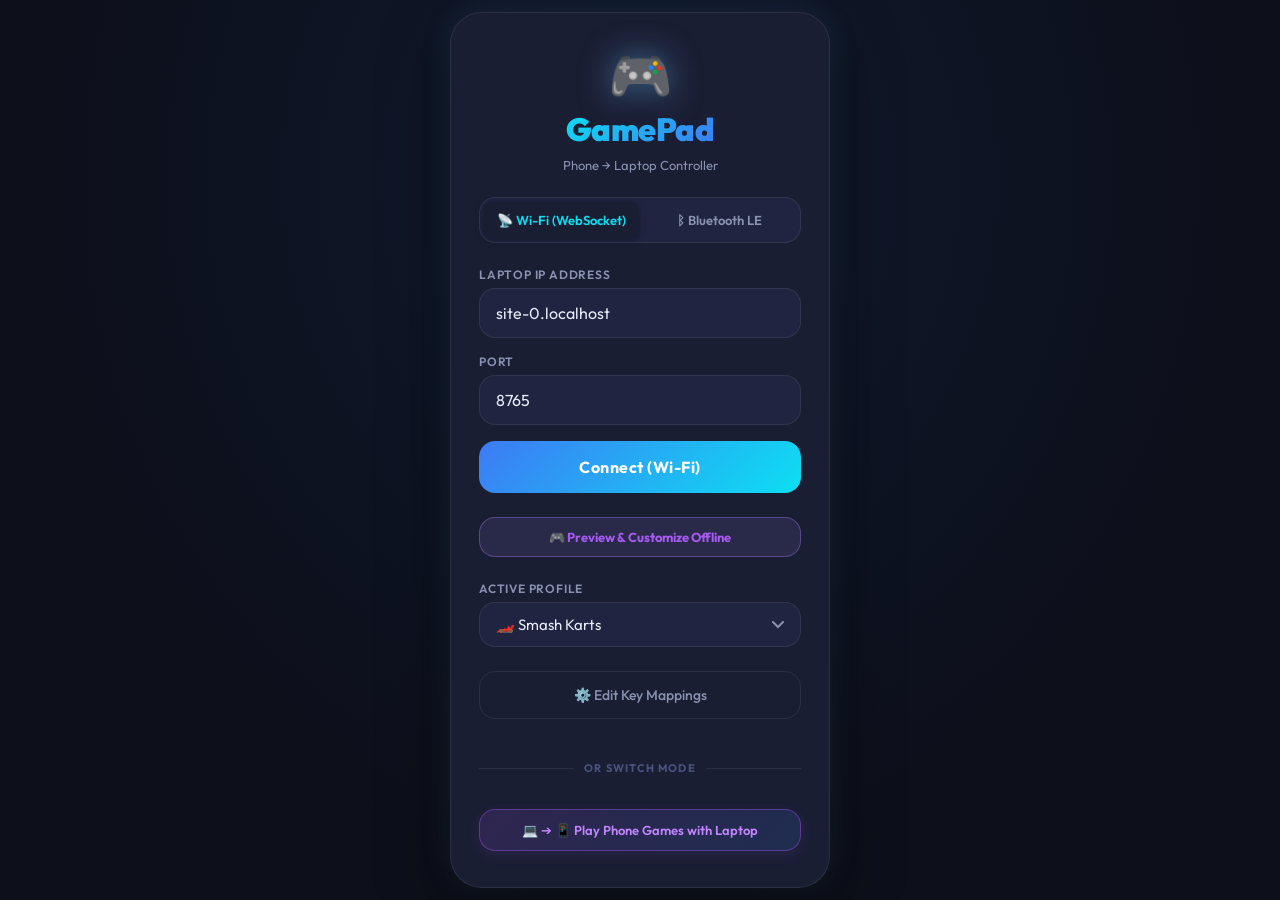
<file: mobile/index.html>
<!DOCTYPE html>
<html lang="en">
<head>
  <meta charset="UTF-8" />
  <meta name="viewport" content="width=device-width, initial-scale=1.0, user-scalable=no" />
  <meta name="mobile-web-app-capable" content="yes" />
  <meta name="apple-mobile-web-app-capable" content="yes" />
  <meta name="apple-mobile-web-app-status-bar-style" content="black-translucent" />
  <meta name="theme-color" content="#0d0f1a" />
  <title>GamePad Remote Controller</title>
  <meta name="description" content="Turn your Android phone into a wireless game controller for your laptop." />
  <link rel="preconnect" href="https://fonts.googleapis.com" />
  <link rel="preconnect" href="https://fonts.gstatic.com" crossorigin />
  <link href="https://fonts.googleapis.com/css2?family=Outfit:wght@300;400;500;600;700;900&display=swap" rel="stylesheet" />
  <link rel="stylesheet" href="styles.css" />
</head>
<body>
  <!-- Connection Screen -->
  <div id="connect-screen" class="screen active">
    <div class="connect-card">
      <div class="logo">
        <div class="logo-icon">🎮</div>
        <h1>GamePad</h1>
        <p class="subtitle">Phone → Laptop Controller</p>
      </div>

      <!-- Transport Mode Toggle -->
      <div class="transport-selector">
        <button type="button" id="tab-ws" class="transport-btn active">📡 Wi-Fi (WebSocket)</button>
        <button type="button" id="tab-ble" class="transport-btn">ᛒ Bluetooth LE</button>
      </div>

      <!-- WebSocket Form -->
      <div id="ws-form" class="connect-form">
        <div class="input-group">
          <label for="server-ip">Laptop IP Address</label>
          <input type="text" id="server-ip" placeholder="e.g. 192.168.1.10" autocomplete="off" />
        </div>
        <div class="input-group">
          <label for="server-port">Port</label>
          <input type="number" id="server-port" value="8765" min="1024" max="65535" />
        </div>
        <button id="connect-btn" class="btn-primary">
          <span class="btn-text">Connect (Wi-Fi)</span>
          <span class="btn-loader hidden">⟳</span>
        </button>
        <button id="preview-btn" type="button" class="btn-secondary btn-preview">
          🎮 Preview & Customize Offline
        </button>
        <div id="connect-error" class="error-msg hidden"></div>
      </div>

      <!-- Bluetooth Form -->
      <div id="ble-form" class="connect-form hidden">
        <p class="ble-hint">Pairs wirelessly via Web Bluetooth. Requires Chrome on Android with Bluetooth enabled.</p>
        <button id="ble-connect-btn" class="btn-primary btn-ble">
          <span class="btn-text">ᛒ Pair Bluetooth Controller</span>
          <span class="btn-loader hidden">⟳</span>
        </button>
        <div id="ble-error" class="error-msg hidden"></div>
      </div>

      <div class="profile-selector-mini">
        <label>Active Profile</label>
        <select id="active-profile-mini">
          <option value="smash_karts">🏎️ Smash Karts</option>
          <option value="racing">🏁 Racing / Driving</option>
          <option value="wasd">⌨️ WASD Generic</option>
          <option value="arrows">⬆️ Arrow Keys</option>
          <option value="custom">⚙️ Custom</option>
        </select>
      </div>

      <button id="open-mapping-btn" class="btn-secondary">
        ⚙️ Edit Key Mappings
      </button>

      <div class="mode-switch-divider">
        <span>OR SWITCH MODE</span>
      </div>

      <a href="/reverse/" class="btn-mode-toggle" id="switch-to-reverse-btn">
        💻 ➔ 📱 Play Phone Games with Laptop
      </a>
    </div>
  </div>

  <!-- Controller Screen -->
  <div id="controller-screen" class="screen kart-active">
    <!-- Status Bar -->
    <div class="status-bar">
      <div class="status-left">
        <div id="connection-dot" class="status-dot disconnected"></div>
        <span id="connection-label">Disconnected</span>
        <button id="quick-connect-btn" class="quick-connect-pill hidden" title="Connect to Laptop">⚡ Connect</button>
      </div>
      <div class="status-center">
        <select id="layout-select" class="layout-select" title="Switch Controller Interface">
          <option value="kart" selected>🏎️ Horizontal Kart (Steer, Pedals & Fire Weapon)</option>
          <option value="action">🎮 Smash Karts / Action</option>
          <option value="racing">🏎️ Racing Cockpit (Pedals)</option>
          <option value="dpad">🧭 Retro 4-Way D-Pad</option>
          <option value="minimal">🚗 Simple Steer & Pedals</option>
        </select>
        <span id="profile-name-display" class="profile-badge hidden">🏎️ Smash Karts</span>
      </div>
      <div class="status-right">
        <span id="latency-display" class="latency">-- ms</span>
        <button id="fullscreen-btn" class="icon-btn" title="Toggle Fullscreen Landscape">⛶</button>
        <button id="disconnect-btn" class="icon-btn" title="Disconnect">⏏</button>
        <button id="settings-btn" class="icon-btn" title="Settings">⚙</button>
      </div>
    </div>

    <!-- Horizontal / Landscape Mode Helper Banner -->
    <div id="landscape-hint-banner" class="landscape-hint-banner hidden">
      <span class="hint-icon">📱</span>
      <span class="hint-text">Rotate phone horizontally for the 4-control Kart layout</span>
      <button id="banner-fullscreen-btn" class="hint-btn">⛶ Fullscreen Landscape</button>
      <button id="banner-close-btn" class="hint-close" title="Dismiss">×</button>
    </div>

    <!-- Active Keys Display & Assists HUD -->
    <div class="keys-hud">
      <div class="key-pill" id="hud-w">W</div>
      <div class="key-pill" id="hud-a">A</div>
      <div class="key-pill" id="hud-s">S</div>
      <div class="key-pill" id="hud-d">D</div>
      <div class="key-pill" id="hud-space">SPC</div>
      <div class="key-pill" id="hud-e">E</div>
      <div class="key-pill pill-assist hidden" id="hud-cruise">🚀 AUTO-GAS</div>
      <div class="key-pill pill-assist hidden" id="hud-turbo">⚡ TURBO ON</div>
      <div class="key-pill pill-assist hidden" id="hud-autohold">🔒 AUTO-HOLD</div>
      <div id="hud-locked-container" class="hud-locked-container"></div>
    </div>

    <!-- HUD Customizer Floating Bar (Visible when editing HUD) -->
    <div id="hud-edit-bar" class="hud-edit-bar hidden">
      <div class="hud-edit-row top-row">
        <div class="hud-edit-title">
          <span class="hud-edit-badge">📐 HUD CUSTOMIZER</span>
          <span class="hud-edit-hint">Drag controls to move • Tap to select</span>
        </div>
        <div class="hud-target-control">
          <label for="hud-zone-select">Control:</label>
          <select id="hud-zone-select" class="hud-zone-select"></select>
        </div>
        <button id="hud-done-btn" class="hud-bar-btn btn-done">✓ Done</button>
      </div>

      <div class="hud-edit-row controls-row">
        <!-- Selected Zone Size -->
        <div class="hud-control-group">
          <span class="hud-group-label">Size: <strong id="hud-zone-scale-val">100%</strong></span>
          <input type="range" id="hud-zone-scale-slider" min="60" max="180" value="100" step="5" />
          <div class="hud-presets">
            <button type="button" class="hud-preset-pill" data-scale="0.75">S</button>
            <button type="button" class="hud-preset-pill active" data-scale="1.0">M</button>
            <button type="button" class="hud-preset-pill" data-scale="1.25">L</button>
            <button type="button" class="hud-preset-pill" data-scale="1.5">XL</button>
          </div>
        </div>

        <!-- Global Scale & Opacity -->
        <div class="hud-control-group">
          <span class="hud-group-label">Layout: <strong id="hud-layout-scale-val">100%</strong></span>
          <input type="range" id="hud-layout-scale-slider" min="70" max="150" value="100" step="5" />
        </div>
        <div class="hud-control-group">
          <span class="hud-group-label">Opacity: <strong id="hud-opacity-val">100%</strong></span>
          <input type="range" id="hud-opacity-slider" min="30" max="100" value="100" step="5" />
        </div>

        <!-- Reset actions -->
        <div class="hud-edit-actions">
          <button id="hud-reset-zone-btn" type="button" class="hud-bar-btn" title="Reset current control position & size">↺ Reset Zone</button>
          <button id="hud-reset-all-btn" type="button" class="hud-bar-btn" title="Reset all controls to default">↺ Reset All</button>
        </div>
      </div>
    </div>

    <!-- Main Controller Area: Multi-Layout Container -->
    <div class="controller-area">

      <!-- ==============================================
           LAYOUT 0: HORIZONTAL KART (ONLY 4 CONTROLS)
           - 2 Direction Chevrons (Steer Left, Steer Right)
           - 2 Slanted Perforated Pedals (1 Brake, 1 Accel)
           Authentic Glassmorphic Mobile Kart Controls
           ============================================== -->
      <div id="layout-kart" class="controller-layout active">
        <!-- Left Side: Steer Left Arrow + Brake Pedal -->
        <div class="kart-side-zone kart-left-zone hud-custom-zone" data-zone-id="kart-left">
          <div class="zone-drag-handle">✥ DRAG TO MOVE</div>
          
          <!-- Steer Left Pointed Arrow Button -->
          <div class="kart-btn-wrap">
            <button id="btn-kart-left" class="kart-arrow-btn kart-arrow-left" data-key="A" data-label="STEER LEFT" aria-label="Steer Left">
              <svg viewBox="0 0 160 129" class="kart-svg-shape">
                <defs>
                  <mask id="mask-kart-left">
                    <rect width="160" height="129" fill="#fff" />
                    <path fill="#000" d="
                      M 85 24
                      C 89 19, 95 19, 100 24
                      L 134 57
                      C 139 61, 139 68, 134 72
                      L 100 105
                      C 95 110, 89 110, 85 105
                      L 74 94
                      C 69 90, 69 84, 74 80
                      L 90 64.5
                      L 74 49
                      C 69 45, 69 39, 74 35
                      Z" />
                  </mask>
                </defs>
                <g transform="translate(160, 0) scale(-1, 1)">
                  <path class="kart-glass-plate" mask="url(#mask-kart-left)" d="
                    M 24 0
                    L 96 0
                    C 108 0, 117 4, 125 12
                    L 154 46
                    C 162 56, 162 73, 154 83
                    L 125 117
                    C 117 125, 108 129, 96 129
                    L 24 129
                    C 10 129, 0 119, 0 105
                    L 0 24
                    C 0 10, 10 0, 24 0
                    Z" />
                </g>
              </svg>
            </button>
          </div>

          <!-- Slanted Brake Pedal (4+3 Dots Grid) -->
          <div class="kart-pedal-wrap">
            <button id="btn-kart-brake" class="kart-pedal-btn kart-pedal-brake" data-key="S" data-label="BRAKE / REVERSE" aria-label="Brake and Reverse Pedal">
              <svg viewBox="0 0 121 82" class="kart-svg-shape">
                <defs>
                  <mask id="mask-kart-brake">
                    <rect width="121" height="82" fill="#fff" />
                    <!-- 4 dots top row -->
                    <circle cx="17.4" cy="24.7" r="8.4" fill="#000" />
                    <circle cx="45.0" cy="24.7" r="8.4" fill="#000" />
                    <circle cx="71.8" cy="24.7" r="8.4" fill="#000" />
                    <circle cx="99.4" cy="24.7" r="8.4" fill="#000" />
                    <!-- 3 dots bottom row -->
                    <circle cx="26.2" cy="52.9" r="8.4" fill="#000" />
                    <circle cx="53.9" cy="52.9" r="8.4" fill="#000" />
                    <circle cx="80.5" cy="52.9" r="8.4" fill="#000" />
                  </mask>
                </defs>
                <path class="kart-glass-plate" mask="url(#mask-kart-brake)" d="
                  M 18 0
                  L 103 0
                  C 115 0, 122 10, 118 23
                  L 100 69
                  C 96 78, 89 82, 79 82
                  L 24 82
                  C 14 82, 8 75, 6 64
                  L 1 20
                  C 0 9, 7 0, 18 0
                  Z" />
              </svg>
            </button>
          </div>
        </div>

        <!-- Center Spacer for clean open horizontal road view -->
        <div class="kart-center-spacer"></div>

        <!-- Right Side: Fire Weapon + Steer Right Arrow + Gas / Accel Pedal -->
        <div class="kart-side-zone kart-right-zone hud-custom-zone" data-zone-id="kart-right">
          <div class="zone-drag-handle">✥ DRAG TO MOVE</div>

          <!-- Fire Weapon / Item Button (Spiked Mine Cluster & 6 Badge) -->
          <div class="kart-fire-wrap">
            <button id="btn-kart-fire" class="kart-item-btn" data-key="SPACE" data-label="FIRE WEAPON" aria-label="Fire or Use Weapon">
              <svg class="kart-fire-svg" viewBox="0 0 68 68" fill="none" aria-hidden="true">
                <g class="spiked-ball" transform="translate(34, 18)">
                  <circle cx="0" cy="0" r="7.5" fill="#1e293b" stroke="#334155" stroke-width="1.2"/>
                  <polygon points="0,-12 -2.5,-7 2.5,-7" fill="#e2e8f0"/>
                  <polygon points="12,0 7,-2.5 7,2.5" fill="#cbd5e1"/>
                  <polygon points="0,12 -2.5,7 2.5,7" fill="#94a3b8"/>
                  <polygon points="-12,0 -7,-2.5 -7,2.5" fill="#cbd5e1"/>
                  <polygon points="8,-8 3.5,-6 6,-3.5" fill="#f1f5f9"/>
                  <polygon points="-8,-8 -3.5,-6 -6,-3.5" fill="#f1f5f9"/>
                </g>
                <g class="spiked-ball" transform="translate(18, 30)">
                  <circle cx="0" cy="0" r="7.5" fill="#1e293b" stroke="#334155" stroke-width="1.2"/>
                  <polygon points="0,-12 -2.5,-7 2.5,-7" fill="#e2e8f0"/>
                  <polygon points="12,0 7,-2.5 7,2.5" fill="#cbd5e1"/>
                  <polygon points="0,12 -2.5,7 2.5,7" fill="#94a3b8"/>
                  <polygon points="-12,0 -7,-2.5 -7,2.5" fill="#cbd5e1"/>
                  <polygon points="8,-8 3.5,-6 6,-3.5" fill="#f1f5f9"/>
                  <polygon points="-8,-8 -3.5,-6 -6,-3.5" fill="#f1f5f9"/>
                </g>
                <g class="spiked-ball" transform="translate(48, 28)">
                  <circle cx="0" cy="0" r="7.5" fill="#1e293b" stroke="#334155" stroke-width="1.2"/>
                  <polygon points="0,-12 -2.5,-7 2.5,-7" fill="#e2e8f0"/>
                  <polygon points="12,0 7,-2.5 7,2.5" fill="#cbd5e1"/>
                  <polygon points="0,12 -2.5,7 2.5,7" fill="#94a3b8"/>
                  <polygon points="-12,0 -7,-2.5 -7,2.5" fill="#cbd5e1"/>
                  <polygon points="8,-8 3.5,-6 6,-3.5" fill="#f1f5f9"/>
                  <polygon points="-8,-8 -3.5,-6 -6,-3.5" fill="#f1f5f9"/>
                </g>
                <g class="spiked-ball" transform="translate(36, 46)">
                  <circle cx="0" cy="0" r="8" fill="#1e293b" stroke="#334155" stroke-width="1.2"/>
                  <polygon points="0,-13 -2.8,-7.5 2.8,-7.5" fill="#e2e8f0"/>
                  <polygon points="13,0 7.5,-2.8 7.5,2.8" fill="#cbd5e1"/>
                  <polygon points="0,13 -2.8,7.5 2.8,7.5" fill="#94a3b8"/>
                  <polygon points="-13,0 -7.5,-2.8 -7.5,2.8" fill="#cbd5e1"/>
                  <polygon points="9,-9 4,-6.5 6.5,-4" fill="#f1f5f9"/>
                  <polygon points="-9,-9 -4,-6.5 -6.5,-4" fill="#f1f5f9"/>
                  <polygon points="9,9 4,6.5 6.5,4" fill="#94a3b8"/>
                  <polygon points="-9,9 -4,6.5 -6.5,4" fill="#94a3b8"/>
                </g>
                <g class="spiked-ball" transform="translate(54, 48)">
                  <circle cx="0" cy="0" r="6" fill="#1e293b" stroke="#334155" stroke-width="1.2"/>
                  <polygon points="0,-10 -2,-6 2,-6" fill="#e2e8f0"/>
                  <polygon points="10,0 6,-2 6,2" fill="#cbd5e1"/>
                  <polygon points="0,10 -2,6 2,6" fill="#94a3b8"/>
                  <polygon points="-10,0 -6,-2 -6,2" fill="#cbd5e1"/>
                </g>
              </svg>
              <div class="kart-item-badge">6</div>
            </button>
          </div>

          <!-- Steer Right Pointed Arrow Button -->
          <div class="kart-btn-wrap">
            <button id="btn-kart-right" class="kart-arrow-btn kart-arrow-right" data-key="D" data-label="STEER RIGHT" aria-label="Steer Right">
              <svg viewBox="0 0 160 129" class="kart-svg-shape">
                <defs>
                  <mask id="mask-kart-right">
                    <rect width="160" height="129" fill="#fff" />
                    <path fill="#000" d="
                      M 85 24
                      C 89 19, 95 19, 100 24
                      L 134 57
                      C 139 61, 139 68, 134 72
                      L 100 105
                      C 95 110, 89 110, 85 105
                      L 74 94
                      C 69 90, 69 84, 74 80
                      L 90 64.5
                      L 74 49
                      C 69 45, 69 39, 74 35
                      Z" />
                  </mask>
                </defs>
                <path class="kart-glass-plate" mask="url(#mask-kart-right)" d="
                  M 24 0
                  L 96 0
                  C 108 0, 117 4, 125 12
                  L 154 46
                  C 162 56, 162 73, 154 83
                  L 125 117
                  C 117 125, 108 129, 96 129
                  L 24 129
                  C 10 129, 0 119, 0 105
                  L 0 24
                  C 0 10, 10 0, 24 0
                  Z" />
              </svg>
            </button>
          </div>

          <!-- Slanted Gas / Accel Pedal (4+3 Dots Grid) -->
          <div class="kart-pedal-wrap">
            <button id="btn-kart-gas" class="kart-pedal-btn kart-pedal-gas" data-key="W" data-label="GAS / ACCEL" aria-label="Gas and Accelerate Pedal">
              <svg viewBox="0 0 121 82" class="kart-svg-shape">
                <defs>
                  <mask id="mask-kart-gas">
                    <rect width="121" height="82" fill="#fff" />
                    <!-- 4 dots top row -->
                    <circle cx="17.4" cy="24.7" r="8.4" fill="#000" />
                    <circle cx="45.0" cy="24.7" r="8.4" fill="#000" />
                    <circle cx="71.8" cy="24.7" r="8.4" fill="#000" />
                    <circle cx="99.4" cy="24.7" r="8.4" fill="#000" />
                    <!-- 3 dots bottom row -->
                    <circle cx="26.2" cy="52.9" r="8.4" fill="#000" />
                    <circle cx="53.9" cy="52.9" r="8.4" fill="#000" />
                    <circle cx="80.5" cy="52.9" r="8.4" fill="#000" />
                  </mask>
                </defs>
                <g transform="translate(121, 0) scale(-1, 1)">
                  <path class="kart-glass-plate" mask="url(#mask-kart-gas)" d="
                    M 18 0
                    L 103 0
                    C 115 0, 122 10, 118 23
                    L 100 69
                    C 96 78, 89 82, 79 82
                    L 24 82
                    C 14 82, 8 75, 6 64
                    L 1 20
                    C 0 9, 7 0, 18 0
                    Z" />
                </g>
              </svg>
            </button>
          </div>
        </div>
      </div>

      <!-- ==============================================
           LAYOUT 1: SMASH KARTS / ACTION
           ============================================== -->
      <div id="layout-action" class="controller-layout">
        <!-- Left: Joystick -->
        <div class="joystick-zone hud-custom-zone" data-zone-id="action-left">
          <div class="zone-drag-handle">✥ DRAG TO MOVE</div>
          <div id="joystick-base" class="joystick-base">
            <div class="joystick-ring"></div>
            <div id="joystick-thumb" class="joystick-thumb">
              <div class="joystick-inner"></div>
            </div>
            <div class="joystick-arrows">
              <span class="arr arr-top">▲</span>
              <span class="arr arr-right">▶</span>
              <span class="arr arr-bottom">▼</span>
              <span class="arr arr-left">◀</span>
            </div>
          </div>
          <div class="joystick-label">STEER / DRIVE</div>
        </div>

        <!-- Right: Action Buttons -->
        <div class="buttons-zone hud-custom-zone" data-zone-id="action-right">
          <div class="zone-drag-handle">✥ DRAG TO MOVE</div>
          <div class="buttons-grid">
            <div class="btn-row center-row">
              <div class="action-btn-wrap">
                <button id="btn-e" class="action-btn btn-yellow" data-action="special">
                  <span class="btn-icon">⚡</span>
                  <span class="btn-label" id="btn-e-label">SPECIAL</span>
                </button>
              </div>
            </div>
            <div class="btn-row middle-row">
              <div class="action-btn-wrap">
                <button id="btn-q" class="action-btn btn-blue" data-action="item">
                  <span class="btn-icon">🎯</span>
                  <span class="btn-label" id="btn-q-label">ITEM</span>
                </button>
              </div>
              <div class="action-btn-wrap fire-wrap">
                <button id="btn-fire" class="action-btn btn-fire" data-action="fire">
                  <span class="btn-icon">💥</span>
                  <span class="btn-label" id="btn-fire-label">FIRE</span>
                </button>
              </div>
            </div>
            <div class="btn-row bottom-row">
              <div class="action-btn-wrap">
                <button id="btn-shift" class="action-btn btn-purple" data-action="brake">
                  <span class="btn-icon">🛑</span>
                  <span class="btn-label" id="btn-shift-label">DRIFT</span>
                </button>
              </div>
            </div>
          </div>
        </div>
      </div>

      <!-- ==============================================
           LAYOUT 2: RACING COCKPIT (Pedals + Steer)
           ============================================== -->
      <div id="layout-racing" class="controller-layout">
        <!-- Left: Steering Zone (Wheel / Analog Steer) -->
        <div class="racing-steer-zone hud-custom-zone" data-zone-id="racing-left">
          <div class="zone-drag-handle">✥ DRAG TO MOVE</div>
          <div class="steer-buttons-wrap">
            <button id="btn-race-left" class="steer-btn" data-key="A" data-label="STEER LEFT">
              <span class="steer-icon">◀</span>
              <span class="steer-text">LEFT</span>
            </button>
            <button id="btn-race-right" class="steer-btn" data-key="D" data-label="STEER RIGHT">
              <span class="steer-icon">▶</span>
              <span class="steer-text">RIGHT</span>
            </button>
          </div>
          <div class="race-aux-wrap">
            <button id="btn-race-drift" class="race-aux-btn btn-purple" data-key="SHIFT">
              <span>💨 DRIFT</span>
            </button>
            <button id="btn-race-nitro" class="race-aux-btn btn-yellow" data-key="SPACE">
              <span>⚡ NITRO / FIRE</span>
            </button>
          </div>
        </div>

        <!-- Right: Accelerator & Brake Pedals -->
        <div class="racing-pedals-zone hud-custom-zone" data-zone-id="racing-right">
          <div class="zone-drag-handle">✥ DRAG TO MOVE</div>
          <!-- Brake / Reverse Pedal -->
          <div class="pedal-wrap">
            <button id="btn-pedal-brake" class="pedal pedal-brake" data-key="S">
              <div class="pedal-treads">
                <span></span><span></span><span></span><span></span>
              </div>
              <div class="pedal-label">
                <span class="pedal-icon">🛑</span>
                <span class="pedal-title">BRAKE</span>
                <span class="pedal-sub">REVERSE</span>
              </div>
            </button>
          </div>

          <!-- Gas / Accelerator Pedal -->
          <div class="pedal-wrap">
            <button id="btn-pedal-gas" class="pedal pedal-gas" data-key="W">
              <div class="pedal-treads">
                <span></span><span></span><span></span><span></span><span></span>
              </div>
              <div class="pedal-label">
                <span class="pedal-icon">⚡</span>
                <span class="pedal-title">GAS</span>
                <span class="pedal-sub">ACCEL</span>
              </div>
            </button>
          </div>
        </div>
      </div>

      <!-- ==============================================
           LAYOUT 3: RETRO 4-WAY D-PAD (Arcade / Platformers)
           ============================================== -->
      <div id="layout-dpad" class="controller-layout">
        <!-- Left: Authentic Cross D-Pad -->
        <div class="dpad-zone hud-custom-zone" data-zone-id="dpad-left">
          <div class="zone-drag-handle">✥ DRAG TO MOVE</div>
          <div class="dpad-cross">
            <button id="dpad-up" class="dpad-dir dpad-up" data-dir="up" data-key="W">
              <span>▲</span>
            </button>
            <div class="dpad-middle-row">
              <button id="dpad-left" class="dpad-dir dpad-left" data-dir="left" data-key="A">
                <span>◀</span>
              </button>
              <div class="dpad-center"></div>
              <button id="dpad-right" class="dpad-dir dpad-right" data-dir="right" data-key="D">
                <span>▶</span>
              </button>
            </div>
            <button id="dpad-down" class="dpad-dir dpad-down" data-dir="down" data-key="S">
              <span>▼</span>
            </button>
          </div>
          <div class="joystick-label">D-PAD</div>
        </div>

        <!-- Right: Classic 4-Button Action Cluster (ABXY) -->
        <div class="diamond-zone hud-custom-zone" data-zone-id="dpad-right">
          <div class="zone-drag-handle">✥ DRAG TO MOVE</div>
          <div class="diamond-grid">
            <button id="btn-diamond-y" class="diamond-btn btn-yellow" data-key="E">
              <span class="diamond-letter">Y</span>
            </button>
            <div class="diamond-middle">
              <button id="btn-diamond-x" class="diamond-btn btn-blue" data-key="Q">
                <span class="diamond-letter">X</span>
              </button>
              <button id="btn-diamond-b" class="diamond-btn btn-fire" data-key="SPACE">
                <span class="diamond-letter">B</span>
              </button>
            </div>
            <button id="btn-diamond-a" class="diamond-btn btn-green" data-key="SHIFT">
              <span class="diamond-letter">A</span>
            </button>
          </div>
        </div>
      </div>

      <!-- ==============================================
           LAYOUT 4: SIMPLE STEER & PEDALS (Minimalist)
           ============================================== -->
      <div id="layout-minimal" class="controller-layout">
        <!-- Left: Large Left / Right Steer Buttons -->
        <div class="minimal-steer-zone hud-custom-zone" data-zone-id="minimal-left">
          <div class="zone-drag-handle">✥ DRAG TO MOVE</div>
          <button id="btn-min-left" class="big-steer-btn" data-key="A">
            <span class="big-icon">◀◀</span>
            <span class="big-text">STEER LEFT</span>
          </button>
          <button id="btn-min-right" class="big-steer-btn" data-key="D">
            <span class="big-icon">▶▶</span>
            <span class="big-text">STEER RIGHT</span>
          </button>
        </div>

        <!-- Right: Large Gas & Brake Buttons -->
        <div class="minimal-pedals-zone hud-custom-zone" data-zone-id="minimal-right">
          <div class="zone-drag-handle">✥ DRAG TO MOVE</div>
          <button id="btn-min-brake" class="big-action-btn min-brake" data-key="S">
            <span class="big-icon">🛑</span>
            <span class="big-text">BRAKE</span>
          </button>
          <button id="btn-min-gas" class="big-action-btn min-gas" data-key="W">
            <span class="big-icon">⚡</span>
            <span class="big-text">GAS</span>
          </button>
        </div>
      </div>

    </div>

    <!-- Bottom Controls & Pro Assists -->
    <div class="bottom-controls">
      <button id="cruise-btn" class="util-btn assist-btn" title="Toggle Auto-Accelerate / Cruise Control (Hold W)">🚀 Auto-Gas: OFF</button>
      <button id="turbo-btn" class="util-btn assist-btn" title="Toggle Rapid Fire / Turbo Mode (Click to cycle speed: 8/15/22Hz)">⚡ Turbo: OFF</button>
      <button id="autolock-btn" class="util-btn assist-btn" title="Toggle Auto-Hold: tap any button to lock it held down">🔒 Auto-Hold: OFF</button>
      <button id="edit-hud-btn" class="util-btn edit-btn" title="Customize, Drag & Scale HUD Controls">📐 Edit HUD</button>
      <button id="reset-btn" class="util-btn" title="Release all held keys">🔄 Reset</button>
      <button id="vibrate-btn" class="util-btn" title="Toggle vibration haptics">📳 Haptics</button>
      <div class="seq-counter">SEQ: <span id="seq-num">0</span></div>
    </div>
  </div>

  <!-- Key Mapping Screen -->
  <div id="mapping-screen" class="screen">
    <div class="mapping-container">
      <div class="mapping-header">
        <button id="mapping-back-btn" class="back-btn">← Back</button>
        <h2>Key Mappings</h2>
        <button id="save-mapping-btn" class="btn-save">Save</button>
      </div>

      <div class="profile-tabs">
        <button class="tab-btn active" data-profile="smash_karts">🏎️ Smash Karts</button>
        <button class="tab-btn" data-profile="racing">🏁 Racing</button>
        <button class="tab-btn" data-profile="wasd">⌨️ WASD</button>
        <button class="tab-btn" data-profile="arrows">⬆️ Arrows</button>
        <button class="tab-btn" data-profile="custom">⚙️ Custom</button>
      </div>

      <div class="mapping-table-container">
        <table class="mapping-table">
          <thead>
            <tr>
              <th>Control</th>
              <th>Icon</th>
              <th>Key</th>
              <th>Mode</th>
            </tr>
          </thead>
          <tbody id="mapping-tbody">
            <!-- Populated by JS -->
          </tbody>
        </table>
      </div>

      <div class="mapping-actions">
        <button id="reset-defaults-btn" class="btn-ghost">↺ Reset Defaults</button>
        <button id="test-mapping-btn" class="btn-ghost">🧪 Test</button>
      </div>
    </div>
  </div>

  <!-- Toast notifications -->
  <div id="toast-container"></div>

  <!-- Scripts -->
  <script src="bluetooth.js"></script>
  <script src="key-mapping.js"></script>
  <script src="joystick.js"></script>
  <script src="hud-customizer.js"></script>
  <script src="controller.js"></script>
</body>
</html>
</file>
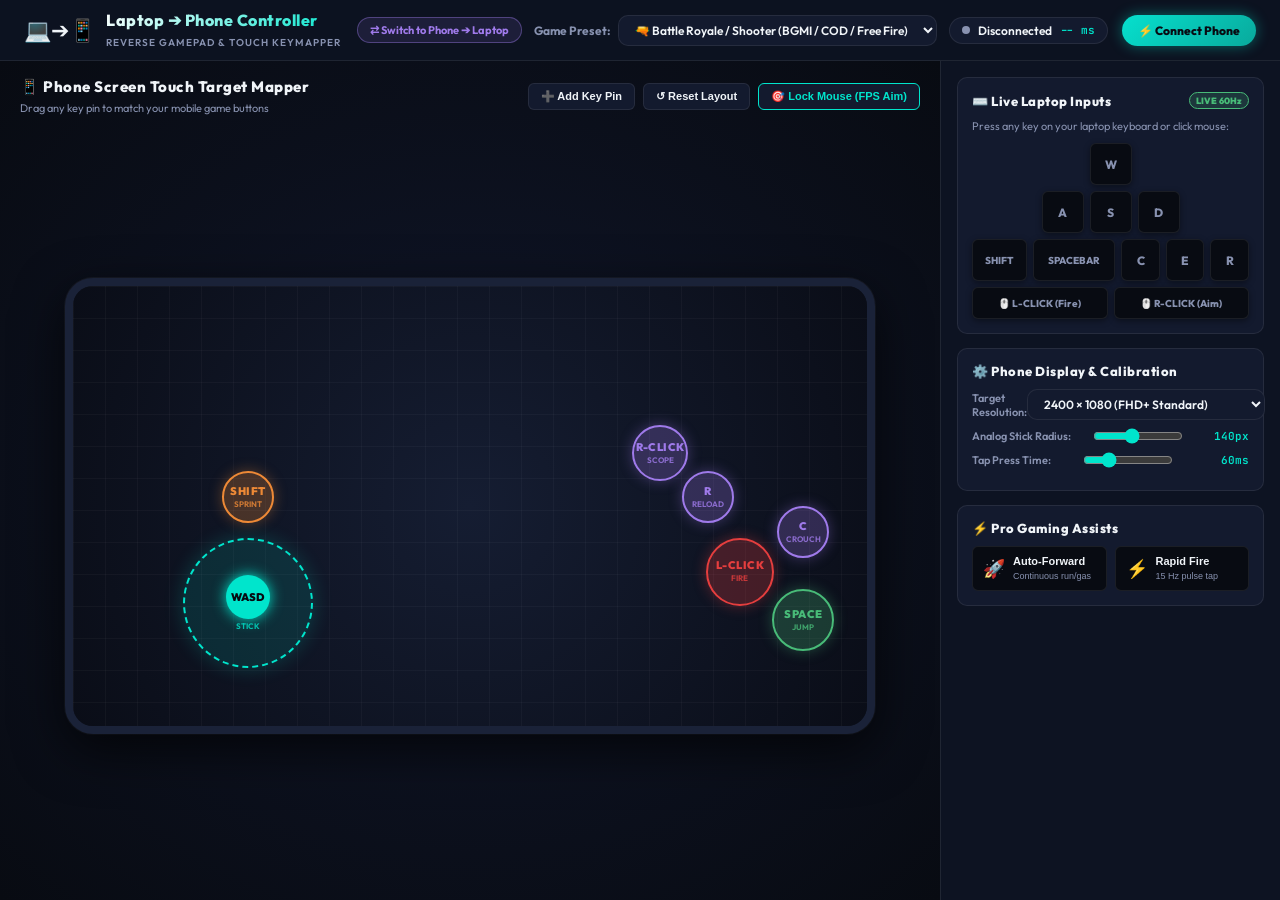
<file: reverse/index.html>
<!DOCTYPE html>
<html lang="en">
<head>
  <meta charset="UTF-8" />
  <meta name="viewport" content="width=device-width, initial-scale=1.0" />
  <title>Laptop-to-Phone Game Controller & Keymapper 🎮</title>
  <link rel="preconnect" href="https://fonts.googleapis.com" />
  <link rel="preconnect" href="https://fonts.gstatic.com" crossorigin />
  <link href="https://fonts.googleapis.com/css2?family=Outfit:wght@400;500;600;700;800;900&family=JetBrains+Mono:wght@400;600;700&display=swap" rel="stylesheet" />
  <link rel="stylesheet" href="styles.css" />
</head>
<body>
  <div class="app-layout">
    <!-- Top Navigation Bar -->
    <header class="top-nav">
      <div class="nav-left">
        <div class="brand">
          <span class="brand-icon">💻➔📱</span>
          <div class="brand-text">
            <h1>Laptop ➔ Phone Controller</h1>
            <span class="sub-badge">Reverse Gamepad & Touch Keymapper</span>
          </div>
        </div>
        <a href="/" class="mode-switch-btn" title="Switch back to Phone-to-Laptop mode">
          ⇄ Switch to Phone ➔ Laptop
        </a>
      </div>

      <div class="nav-center">
        <!-- Preset Selector -->
        <div class="preset-selector-wrap">
          <label for="profile-select">Game Preset:</label>
          <select id="profile-select" class="custom-select">
            <option value="racing">🏎️ Mobile Racing (Asphalt / CarX / Real Racing)</option>
            <option value="shooter" selected>🔫 Battle Royale / Shooter (BGMI / COD / Free Fire)</option>
            <option value="minecraft">⛏️ Minecraft PE (Walk + Mine + Jump)</option>
            <option value="runner">🛹 Endless Runner (Subway Surfers)</option>
            <option value="platformer">🧭 Retro 2D Platformer (D-Pad + ABXY)</option>
            <option value="custom">⚙️ Custom Profile</option>
          </select>
        </div>
      </div>

      <div class="nav-right">
        <div class="device-status">
          <span id="connection-dot" class="status-dot disconnected"></span>
          <span id="connection-label" class="status-text">Disconnected</span>
          <span id="latency-badge" class="latency-badge">-- ms</span>
        </div>
        <button id="open-connect-modal-btn" class="btn-primary-glow">
          ⚡ Connect Phone
        </button>
      </div>
    </header>

    <!-- Main Studio Body -->
    <main class="studio-body">
      <!-- Left Panel: Phone Screen Visual Keymapper -->
      <section class="canvas-panel">
        <div class="canvas-header">
          <div class="canvas-title">
            <h2>📱 Phone Screen Touch Target Mapper</h2>
            <span class="canvas-hint">Drag any key pin to match your mobile game buttons</span>
          </div>
          <div class="canvas-toolbar">
            <button id="add-pin-btn" class="toolbar-btn">➕ Add Key Pin</button>
            <button id="reset-pins-btn" class="toolbar-btn">↺ Reset Layout</button>
            <button id="mouse-lock-btn" class="toolbar-btn btn-highlight" title="Use laptop mouse for smooth in-game camera look">
              🎯 Lock Mouse (FPS Aim)
            </button>
          </div>
        </div>

        <!-- Phone Mockup Container -->
        <div class="phone-canvas-outer">
          <div class="phone-frame" id="phone-frame">
            <div class="phone-speaker"></div>
            <div class="phone-screen" id="phone-screen">
              <!-- Grid overlay for accurate alignment -->
              <div class="screen-grid"></div>

              <!-- Interactive Mapped Key Pins injected here -->
              <div id="pins-layer" class="pins-layer"></div>

              <!-- Mouse Aiming Crosshair (Active in Pointer Lock mode) -->
              <div id="aim-crosshair" class="aim-crosshair hidden">
                <div class="crosshair-dot"></div>
              </div>
            </div>
          </div>
        </div>

        <!-- Touch Pin Quick Edit Bar (Appears when pin selected) -->
        <div id="pin-inspector" class="pin-inspector hidden">
          <span class="inspector-badge" id="inspector-name">Key: SPACE</span>
          <div class="inspector-field">
            <label>Key: <input type="text" id="inspector-key-input" maxlength="10" /></label>
          </div>
          <div class="inspector-field">
            <label>Size: <input type="range" id="inspector-size-slider" min="36" max="100" value="56" /></label>
          </div>
          <div class="inspector-coords" id="inspector-coords">X: 1820px (75%) • Y: 840px (77%)</div>
          <button id="inspector-delete-btn" class="btn-delete">🗑️ Delete</button>
        </div>
      </section>

      <!-- Right Panel: Keyboard & Mouse HUD & Settings -->
      <aside class="sidebar-panel">
        <!-- Live Keyboard Visualizer -->
        <div class="sidebar-card">
          <div class="card-header">
            <h3>⌨️ Live Laptop Inputs</h3>
            <span class="badge-live">LIVE 60Hz</span>
          </div>
          <p class="card-desc">Press any key on your laptop keyboard or click mouse:</p>

          <div class="keyboard-hud">
            <div class="kb-row">
              <span class="kb-key" id="kb-w">W</span>
            </div>
            <div class="kb-row">
              <span class="kb-key" id="kb-a">A</span>
              <span class="kb-key" id="kb-s">S</span>
              <span class="kb-key" id="kb-d">D</span>
            </div>
            <div class="kb-row">
              <span class="kb-key kb-wide" id="kb-shift">SHIFT</span>
              <span class="kb-key kb-space" id="kb-space">SPACEBAR</span>
              <span class="kb-key" id="kb-c">C</span>
              <span class="kb-key" id="kb-e">E</span>
              <span class="kb-key" id="kb-r">R</span>
            </div>
            <div class="kb-row mouse-row">
              <span class="kb-key kb-mouse" id="kb-mouse-l">🖱️ L-CLICK (Fire)</span>
              <span class="kb-key kb-mouse" id="kb-mouse-r">🖱️ R-CLICK (Aim)</span>
            </div>
          </div>
        </div>

        <!-- Phone Resolution & Calibration -->
        <div class="sidebar-card">
          <div class="card-header">
            <h3>⚙️ Phone Display & Calibration</h3>
          </div>
          <div class="setting-row">
            <label for="resolution-select">Target Resolution:</label>
            <select id="resolution-select" class="custom-select">
              <option value="2400x1080" selected>2400 × 1080 (FHD+ Standard)</option>
              <option value="1600x720">1600 × 720 (HD+ Budget/Standard)</option>
              <option value="2560x1440">2560 × 1440 (2K Flagship)</option>
              <option value="3200x1440">3200 × 1440 (Ultra Wide / Fold)</option>
            </select>
          </div>
          <div class="setting-row">
            <label for="joystick-radius">Analog Stick Radius:</label>
            <input type="range" id="joystick-radius" min="80" max="220" value="140" />
            <span id="joystick-radius-val" class="setting-val">140px</span>
          </div>
          <div class="setting-row">
            <label for="touch-duration">Tap Press Time:</label>
            <input type="range" id="touch-duration" min="30" max="150" value="60" />
            <span id="touch-duration-val" class="setting-val">60ms</span>
          </div>
        </div>

        <!-- Pro Assists -->
        <div class="sidebar-card">
          <div class="card-header">
            <h3>⚡ Pro Gaming Assists</h3>
          </div>
          <div class="assist-grid">
            <button id="assist-autogas-btn" class="assist-toggle">
              <span class="assist-icon">🚀</span>
              <div class="assist-meta">
                <strong>Auto-Forward</strong>
                <span>Continuous run/gas</span>
              </div>
            </button>
            <button id="assist-turbo-btn" class="assist-toggle">
              <span class="assist-icon">⚡</span>
              <div class="assist-meta">
                <strong>Rapid Fire</strong>
                <span>15 Hz pulse tap</span>
              </div>
            </button>
          </div>
        </div>
      </aside>
    </main>

    <!-- Connect Phone Modal (Wireless ADB & Web Receiver) -->
    <div id="connect-modal" class="modal-backdrop hidden">
      <div class="modal-card">
        <div class="modal-header">
          <h3>⚡ Connect to Android Phone</h3>
          <button id="close-connect-modal-btn" class="modal-close">&times;</button>
        </div>

        <div class="modal-tabs">
          <button id="tab-wireless-adb" class="modal-tab active">📶 Wireless ADB (Recommended)</button>
          <button id="tab-usb-adb" class="modal-tab">🔌 USB Cable</button>
          <button id="tab-web-receiver" class="modal-tab">🌐 Web Receiver</button>
        </div>

        <!-- Wireless ADB Form -->
        <div id="form-wireless-adb" class="modal-tab-content">
          <div class="setup-steps">
            <p><strong>1. On your phone:</strong> Enable <em>Developer Options ➔ Wireless Debugging</em> (or Network ADB).</p>
            <p><strong>2. Note the IP & Port:</strong> Make sure phone & laptop are on the same Wi-Fi.</p>
          </div>
          <div class="input-group">
            <label for="phone-ip">Phone IP Address:</label>
            <input type="text" id="phone-ip" placeholder="e.g. 192.168.1.15" />
          </div>
          <div class="input-group">
            <label for="phone-port">Port:</label>
            <input type="number" id="phone-port" value="5555" />
          </div>
          <button id="adb-connect-btn" class="btn-primary-modal">
            Connect Wirelessly
          </button>
          <div id="adb-status-msg" class="modal-status-msg hidden"></div>
        </div>

        <!-- USB ADB Form -->
        <div id="form-usb-adb" class="modal-tab-content hidden">
          <div class="setup-steps">
            <p><strong>1. Plug phone into laptop</strong> with a USB cable.</p>
            <p><strong>2. Enable "USB Debugging"</strong> on your phone and tap "Always Allow".</p>
          </div>
          <button id="detect-usb-btn" class="btn-secondary-modal">
            🔍 Auto-Detect Connected Devices
          </button>
          <div id="usb-devices-list" class="devices-list"></div>
        </div>

        <!-- Web Receiver Form -->
        <div id="form-web-receiver" class="modal-tab-content hidden">
          <div class="setup-steps">
            <p>Playing a mobile web game or HTML5 game? Open this URL on your phone's browser:</p>
            <div class="receiver-url-box" id="receiver-url-display">http://.../phone-receiver.html</div>
          </div>
        </div>
      </div>
    </div>

    <!-- Toast Notifications -->
    <div id="toast-container" class="toast-container"></div>
  </div>

  <script src="laptop-controller.js"></script>
</body>
</html>
</file>
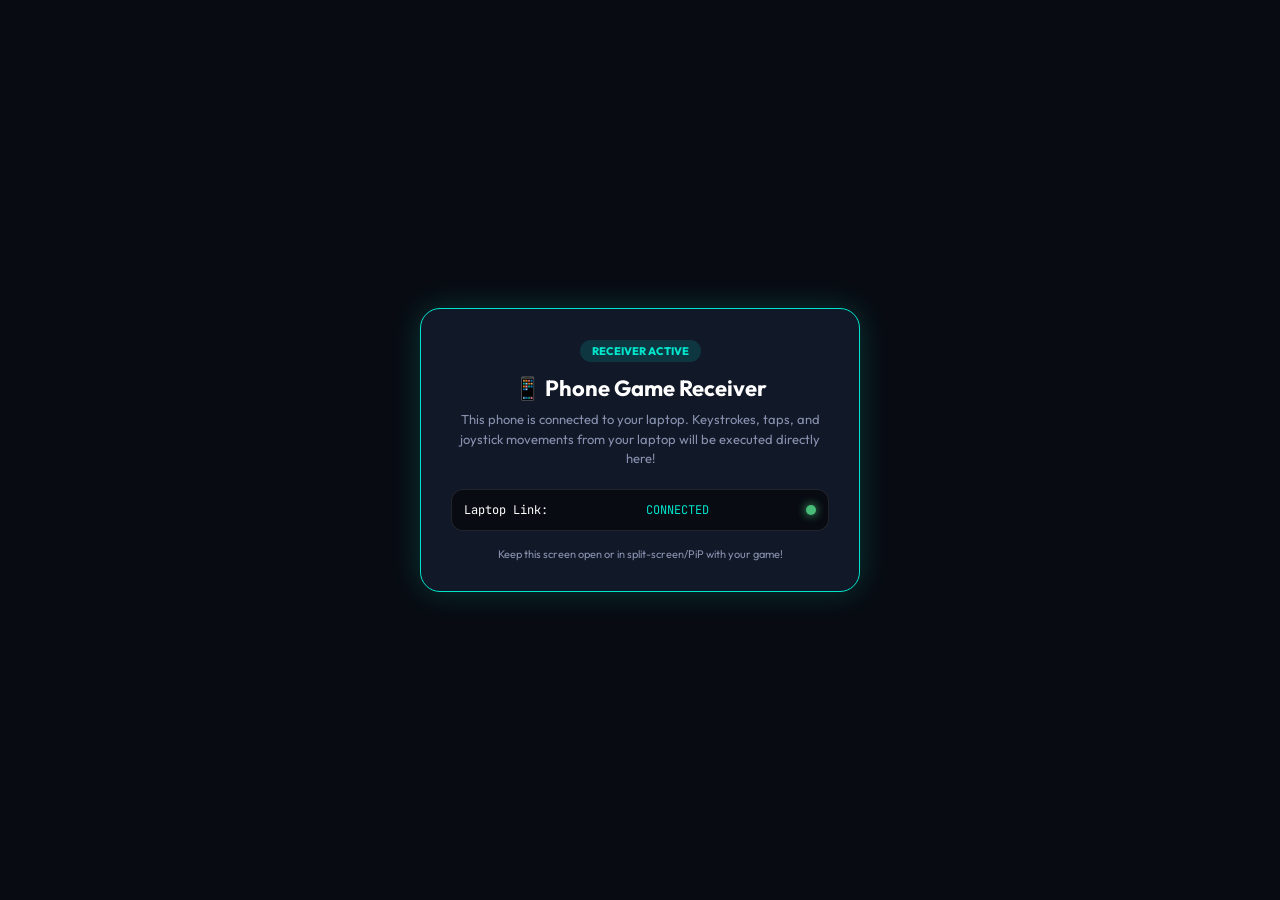
<file: reverse/phone-receiver.html>
<!DOCTYPE html>
<html lang="en">
<head>
  <meta charset="UTF-8" />
  <meta name="viewport" content="width=device-width, initial-scale=1.0, maximum-scale=1.0, user-scalable=no" />
  <title>Phone Game Receiver 📱</title>
  <link rel="preconnect" href="https://fonts.googleapis.com" />
  <link href="https://fonts.googleapis.com/css2?family=Outfit:wght@600;800;900&family=JetBrains+Mono:wght@600&display=swap" rel="stylesheet" />
  <style>
    * { margin: 0; padding: 0; box-sizing: border-box; }
    body {
      background: #080b12;
      color: #fff;
      font-family: 'Outfit', sans-serif;
      height: 100vh;
      overflow: hidden;
      display: flex;
      flex-direction: column;
      align-items: center;
      justify-content: center;
      text-align: center;
      padding: 20px;
    }
    .receiver-card {
      background: #111827;
      border: 1px solid #00e5cc;
      border-radius: 20px;
      padding: 30px;
      max-width: 440px;
      box-shadow: 0 0 30px rgba(0, 229, 204, 0.2);
    }
    .badge {
      display: inline-block;
      background: rgba(0, 229, 204, 0.15);
      color: #00e5cc;
      font-weight: 800;
      font-size: 11px;
      padding: 4px 12px;
      border-radius: 9999px;
      margin-bottom: 12px;
    }
    h1 { font-size: 22px; margin-bottom: 8px; }
    p { font-size: 13px; color: #8892b0; line-height: 1.5; margin-bottom: 20px; }
    .status-box {
      background: #080b12;
      border: 1px solid rgba(255, 255, 255, 0.1);
      border-radius: 12px;
      padding: 12px;
      display: flex;
      align-items: center;
      justify-content: space-between;
      font-family: 'JetBrains Mono', monospace;
      font-size: 12px;
      margin-bottom: 16px;
    }
    .dot { width: 10px; height: 10px; border-radius: 50%; background: #48bb78; box-shadow: 0 0 10px #48bb78; }
    .pulse-tap {
      position: absolute;
      width: 40px;
      height: 40px;
      border: 2px solid #00e5cc;
      border-radius: 50%;
      transform: translate(-50%, -50%);
      pointer-events: none;
      animation: ripple 0.4s ease-out forwards;
    }
    @keyframes ripple {
      from { transform: translate(-50%, -50%) scale(0.5); opacity: 1; }
      to   { transform: translate(-50%, -50%) scale(2.2); opacity: 0; }
    }
  </style>
</head>
<body>
  <div class="receiver-card">
    <span class="badge">RECEIVER ACTIVE</span>
    <h1>📱 Phone Game Receiver</h1>
    <p>This phone is connected to your laptop. Keystrokes, taps, and joystick movements from your laptop will be executed directly here!</p>

    <div class="status-box">
      <span>Laptop Link:</span>
      <span id="link-status" style="color: #00e5cc;">CONNECTED</span>
      <span class="dot"></span>
    </div>

    <div style="font-size: 11px; color: #8892b0;">
      Keep this screen open or in split-screen/PiP with your game!
    </div>
  </div>

  <div id="touch-layer" style="position: fixed; inset: 0; pointer-events: none;"></div>

  <script>
    const host = window.location.hostname || '127.0.0.1';
    const ws = new WebSocket(`ws://${host}:8766`);

    ws.onmessage = (e) => {
      try {
        const msg = JSON.parse(e.data);
        if (msg.type === 'TAP') {
          showVisualRipple(msg.x, msg.y);
          if (navigator.vibrate) navigator.vibrate(10);
        }
      } catch (_) {}
    };

    function showVisualRipple(x, y) {
      const el = document.createElement('div');
      el.className = 'pulse-tap';
      el.style.left = (x % window.innerWidth) + 'px';
      el.style.top = (y % window.innerHeight) + 'px';
      document.getElementById('touch-layer').appendChild(el);
      setTimeout(() => el.remove(), 400);
    }
  </script>
</body>
</html>
</file>
<file: mobile/styles.css>
/* ========================================
   GamePad Remote Controller — styles.css
   ======================================== */

:root {
  /* Color palette */
  --bg-primary:    #0d0f1a;
  --bg-secondary:  #131629;
  --bg-card:       #1a1e33;
  --bg-elevated:   #1f2440;

  --accent-blue:   hsl(220, 90%, 60%);
  --accent-cyan:   hsl(185, 90%, 50%);
  --accent-green:  hsl(145, 80%, 48%);
  --accent-red:    hsl(355, 90%, 60%);
  --accent-orange: hsl(28, 95%, 58%);
  --accent-yellow: hsl(45, 95%, 55%);
  --accent-purple: hsl(270, 85%, 65%);

  --text-primary:  #e8ecf8;
  --text-secondary:#8892b0;
  --text-muted:    #4a5280;

  --border:        rgba(255,255,255,0.08);
  --border-accent: rgba(99,179,237,0.3);
  --shadow-glow:   0 0 30px rgba(99,179,237,0.15);

  /* Joystick */
  --joystick-base: 160px;
  --joystick-thumb: 72px;

  /* Spacing */
  --radius-sm: 8px;
  --radius-md: 16px;
  --radius-lg: 24px;
  --radius-xl: 32px;
  --radius-full: 9999px;

  /* Fonts */
  font-family: 'Outfit', system-ui, sans-serif;
}

/* ── Reset ── */
*, *::before, *::after {
  box-sizing: border-box;
  margin: 0;
  padding: 0;
  -webkit-tap-highlight-color: transparent;
  user-select: none;
}

html, body {
  width: 100%;
  height: 100%;
  overflow: hidden;
  background: var(--bg-primary);
  color: var(--text-primary);
  touch-action: none;
}

/* ── Screens ── */
.screen {
  position: fixed;
  inset: 0;
  display: none;
  flex-direction: column;
  background: var(--bg-primary);
  transition: opacity 0.3s ease;
  opacity: 0;
}
.screen.active {
  display: flex;
  opacity: 1;
}

/* ════════════════════════
   CONNECT SCREEN
   ════════════════════════ */
#connect-screen {
  align-items: center;
  justify-content: center;
  background: radial-gradient(ellipse at 50% 20%,
    hsl(220, 50%, 12%) 0%,
    var(--bg-primary) 70%);
}

.connect-card {
  width: 90%;
  max-width: 380px;
  background: var(--bg-card);
  border: 1px solid var(--border);
  border-radius: var(--radius-xl);
  padding: 36px 28px;
  display: flex;
  flex-direction: column;
  gap: 24px;
  box-shadow: 0 24px 64px rgba(0,0,0,0.5), var(--shadow-glow);
}

.logo {
  text-align: center;
  display: flex;
  flex-direction: column;
  align-items: center;
  gap: 8px;
}
.logo-icon {
  font-size: 52px;
  line-height: 1;
  filter: drop-shadow(0 0 16px rgba(99,179,237,0.5));
  animation: float 3s ease-in-out infinite;
}
@keyframes float {
  0%, 100% { transform: translateY(0); }
  50%       { transform: translateY(-6px); }
}
.logo h1 {
  font-size: 32px;
  font-weight: 900;
  background: linear-gradient(135deg, var(--accent-cyan), var(--accent-blue));
  -webkit-background-clip: text;
  -webkit-text-fill-color: transparent;
  background-clip: text;
  letter-spacing: -0.5px;
}
.subtitle {
  font-size: 13px;
  color: var(--text-secondary);
  font-weight: 400;
}

.connect-form {
  display: flex;
  flex-direction: column;
  gap: 16px;
}
.input-group {
  display: flex;
  flex-direction: column;
  gap: 6px;
}
.input-group label {
  font-size: 12px;
  font-weight: 600;
  color: var(--text-secondary);
  text-transform: uppercase;
  letter-spacing: 0.8px;
}
.transport-selector {
  display: flex;
  background: var(--bg-elevated);
  border: 1px solid var(--border);
  border-radius: var(--radius-md);
  padding: 4px;
  gap: 4px;
}
.transport-btn {
  flex: 1;
  padding: 10px 12px;
  background: transparent;
  border: none;
  border-radius: var(--radius-sm);
  color: var(--text-secondary);
  font-size: 13px;
  font-weight: 600;
  font-family: 'Outfit', sans-serif;
  cursor: pointer;
  transition: all 0.2s;
  text-align: center;
}
.transport-btn.active {
  background: var(--bg-card);
  color: var(--accent-cyan);
  box-shadow: 0 2px 8px rgba(0,0,0,0.3);
}

.ble-hint {
  font-size: 13px;
  color: var(--text-secondary);
  line-height: 1.5;
  text-align: center;
  padding: 4px 0;
}
.btn-ble {
  background: linear-gradient(135deg, hsl(220, 85%, 55%), hsl(270, 80%, 58%)) !important;
}

.input-group input {
  background: var(--bg-elevated);
  border: 1px solid var(--border);
  border-radius: var(--radius-md);
  padding: 14px 16px;
  color: var(--text-primary);
  font-size: 16px;
  font-family: 'Outfit', sans-serif;
  outline: none;
  transition: border-color 0.2s, box-shadow 0.2s;
}
.input-group input:focus {
  border-color: var(--accent-blue);
  box-shadow: 0 0 0 3px rgba(99,179,237,0.15);
}
.input-group input::placeholder { color: var(--text-muted); }

.btn-primary {
  width: 100%;
  padding: 16px;
  background: linear-gradient(135deg, var(--accent-blue), var(--accent-cyan));
  border: none;
  border-radius: var(--radius-md);
  color: #fff;
  font-size: 16px;
  font-weight: 700;
  font-family: 'Outfit', sans-serif;
  cursor: pointer;
  position: relative;
  overflow: hidden;
  transition: transform 0.15s, box-shadow 0.15s;
  letter-spacing: 0.5px;
}
.btn-primary::after {
  content: '';
  position: absolute;
  inset: 0;
  background: rgba(255,255,255,0);
  transition: background 0.15s;
}
.btn-primary:active { transform: scale(0.97); }
.btn-primary:active::after { background: rgba(255,255,255,0.1); }

.btn-secondary {
  width: 100%;
  padding: 14px;
  background: transparent;
  border: 1px solid var(--border);
  border-radius: var(--radius-md);
  color: var(--text-secondary);
  font-size: 14px;
  font-weight: 500;
  font-family: 'Outfit', sans-serif;
  cursor: pointer;
  transition: border-color 0.2s, color 0.2s;
}
.btn-secondary:active { border-color: var(--accent-blue); color: var(--accent-blue); }

.error-msg {
  background: rgba(235, 87, 87, 0.12);
  border: 1px solid rgba(235, 87, 87, 0.3);
  border-radius: var(--radius-sm);
  padding: 10px 14px;
  font-size: 13px;
  color: var(--accent-red);
  text-align: center;
}
.error-msg.hidden { display: none; }

.profile-selector-mini {
  display: flex;
  flex-direction: column;
  gap: 6px;
}
.profile-selector-mini label {
  font-size: 12px;
  font-weight: 600;
  color: var(--text-secondary);
  text-transform: uppercase;
  letter-spacing: 0.8px;
}
.profile-selector-mini select {
  background: var(--bg-elevated);
  border: 1px solid var(--border);
  border-radius: var(--radius-md);
  padding: 12px 16px;
  color: var(--text-primary);
  font-size: 15px;
  font-family: 'Outfit', sans-serif;
  outline: none;
  appearance: none;
  -webkit-appearance: none;
  background-image: url("data:image/svg+xml,%3Csvg xmlns='http://www.w3.org/2000/svg' width='12' height='8' viewBox='0 0 12 8'%3E%3Cpath d='M1 1l5 5 5-5' stroke='%238892b0' stroke-width='2' fill='none' stroke-linecap='round'/%3E%3C/svg%3E");
  background-repeat: no-repeat;
  background-position: right 16px center;
}

.btn-preview {
  margin-top: 8px;
  background: rgba(159, 122, 234, 0.12);
  border: 1px solid rgba(159, 122, 234, 0.4);
  color: var(--accent-purple);
  font-weight: 700;
  padding: 11px 16px;
  border-radius: var(--radius-md);
  font-size: 13px;
  cursor: pointer;
  transition: all 0.2s;
  width: 100%;
}
.btn-preview:hover, .btn-preview:active {
  background: rgba(159, 122, 234, 0.22);
  border-color: var(--accent-purple);
  box-shadow: 0 0 14px rgba(159, 122, 234, 0.3);
}

/* ════════════════════════
   CONTROLLER SCREEN
   ════════════════════════ */
#controller-screen {
  background: radial-gradient(ellipse at 50% 50%,
    hsl(220,35%,10%) 0%,
    var(--bg-primary) 80%);
  flex-direction: column;
}

/* Status Bar */
.status-bar {
  display: flex;
  align-items: center;
  justify-content: space-between;
  padding: 10px 16px;
  background: rgba(255,255,255,0.03);
  border-bottom: 1px solid var(--border);
  flex-shrink: 0;
}
.status-left {
  display: flex;
  align-items: center;
  gap: 8px;
  font-size: 13px;
  font-weight: 500;
}
.status-dot {
  width: 10px;
  height: 10px;
  border-radius: 50%;
  transition: background 0.3s, box-shadow 0.3s;
}
.status-dot.connected {
  background: var(--accent-green);
  box-shadow: 0 0 8px var(--accent-green);
  animation: pulse-dot 2s ease-in-out infinite;
}
.status-dot.connecting {
  background: var(--accent-yellow);
  box-shadow: 0 0 8px var(--accent-yellow);
  animation: blink-dot 0.8s ease-in-out infinite;
}
.status-dot.test-mode {
  background: var(--accent-purple);
  box-shadow: 0 0 8px var(--accent-purple);
}
.status-dot.disconnected {
  background: var(--text-muted);
}
.quick-connect-pill {
  background: rgba(0, 229, 204, 0.15);
  border: 1px solid var(--accent-cyan);
  color: var(--accent-cyan);
  font-size: 10px;
  font-weight: 800;
  padding: 2px 8px;
  border-radius: var(--radius-full);
  cursor: pointer;
  transition: all 0.2s;
  animation: pulse-quick-btn 2s infinite;
}
@keyframes pulse-quick-btn {
  0%, 100% { opacity: 0.85; transform: scale(1); }
  50%      { opacity: 1; transform: scale(1.05); }
}
@keyframes pulse-dot {
  0%, 100% { opacity: 1; }
  50%       { opacity: 0.6; }
}
@keyframes blink-dot {
  0%, 100% { opacity: 1; }
  50%       { opacity: 0.2; }
}
.status-center {
  display: flex;
  align-items: center;
  justify-content: center;
}
.layout-select {
  background: var(--bg-elevated);
  border: 1px solid var(--border-accent);
  border-radius: var(--radius-full);
  padding: 6px 12px;
  color: var(--accent-cyan);
  font-size: 13px;
  font-weight: 700;
  font-family: 'Outfit', sans-serif;
  outline: none;
  cursor: pointer;
  box-shadow: 0 0 12px rgba(0,229,204,0.15);
  transition: all 0.2s;
  appearance: none;
  -webkit-appearance: none;
  background-image: url("data:image/svg+xml,%3Csvg xmlns='http://www.w3.org/2000/svg' width='10' height='6' viewBox='0 0 10 6'%3E%3Cpath d='M1 1l4 4 4-4' stroke='%2300e5cc' stroke-width='2' fill='none' stroke-linecap='round'/%3E%3C/svg%3E");
  background-repeat: no-repeat;
  background-position: right 10px center;
  padding-right: 26px;
}
.layout-select:focus {
  border-color: var(--accent-cyan);
  box-shadow: 0 0 16px rgba(0,229,204,0.3);
}

.status-right {
  display: flex;
  align-items: center;
  gap: 8px;
}
.latency {
  font-size: 12px;
  font-weight: 600;
  font-variant-numeric: tabular-nums;
  color: var(--accent-cyan);
  padding: 2px 8px;
  background: rgba(0,229,204,0.1);
  border-radius: var(--radius-full);
}
.icon-btn {
  width: 32px;
  height: 32px;
  background: var(--bg-elevated);
  border: 1px solid var(--border);
  border-radius: var(--radius-sm);
  color: var(--text-secondary);
  font-size: 14px;
  cursor: pointer;
  display: flex;
  align-items: center;
  justify-content: center;
  transition: all 0.15s;
}
.icon-btn:active { background: var(--bg-card); color: var(--text-primary); }

/* Keys HUD */
.keys-hud {
  display: flex;
  align-items: center;
  justify-content: center;
  gap: 6px;
  padding: 8px 16px;
  flex-shrink: 0;
}
.key-pill {
  min-width: 36px;
  padding: 4px 10px;
  background: var(--bg-elevated);
  border: 1px solid var(--border);
  border-radius: var(--radius-full);
  font-size: 12px;
  font-weight: 700;
  text-align: center;
  color: var(--text-muted);
  transition: all 0.08s ease;
  letter-spacing: 0.5px;
}
.key-pill.active {
  background: var(--accent-blue);
  border-color: var(--accent-blue);
  color: #fff;
  box-shadow: 0 0 12px rgba(66,153,225,0.5);
  transform: scale(1.08);
}

/* Controller Area */
.controller-area {
  flex: 1;
  display: flex;
  align-items: center;
  justify-content: center;
  padding: 8px 16px;
  min-height: 0;
  position: relative;
  overflow: hidden;
}

/* Multi-Layout Switcher */
.controller-layout {
  display: none;
  width: 100%;
  height: 100%;
  align-items: center;
  justify-content: space-between;
  gap: 16px;
  animation: layout-fade 0.2s ease forwards;
}
.controller-layout.active {
  display: flex;
}
@keyframes layout-fade {
  from { opacity: 0; transform: scale(0.98); }
  to   { opacity: 1; transform: scale(1); }
}

/* ==============================================
   LAYOUT 0: HORIZONTAL KART (ONLY 4 CONTROLS)
   2 Directions (Steer Left, Steer Right) +
   2 Pedals (1 Brake, 1 Accel)
   Pixel-perfect authentic mobile kart glassmorphism
   ============================================== */
#layout-kart {
  position: relative;
  width: 100%;
  height: 100%;
  display: none;
  align-items: flex-end;
  justify-content: space-between;
  padding: 0 3.81vw 1.27vh;
  box-sizing: border-box;
}
#layout-kart.active {
  display: flex;
}

/* Side Zones (Left & Right columns) */
.kart-side-zone {
  display: flex;
  flex-direction: column;
  justify-content: flex-end;
  gap: 2.75vh;
  position: relative;
  z-index: 10;
  flex: 0 0 auto;
}
.kart-left-zone {
  align-items: flex-start;
}
.kart-right-zone {
  align-items: flex-end;
}

/* Center Spacer for completely unobstructed horizontal view */
.kart-center-spacer {
  flex: 1;
  min-width: 20px;
  pointer-events: none;
}

/* Wrappers for buttons */
.kart-btn-wrap,
.kart-pedal-wrap {
  display: flex;
  align-items: center;
  justify-content: center;
}
.kart-right-zone .kart-pedal-wrap {
  margin-right: -0.6vw;
}

/* Fire Weapon Wrap — matches original position (18px from right edge, 35px above right arrow) */
.kart-fire-wrap {
  display: flex;
  justify-content: flex-end;
  width: 100%;
  padding-right: 0;
  margin-right: -2.05vw;
  margin-bottom: 4.45vh;
  z-index: 15;
}

/* Circular Spike-Ball Weapon Button — exact original diameter (20.13vh = 95px at 472px height) */
.kart-item-btn {
  position: relative;
  height: clamp(56px, 20.13vh, 120px);
  width: clamp(56px, 20.13vh, 120px);
  aspect-ratio: 1 / 1;
  border-radius: 50%;
  background: radial-gradient(circle at 35% 35%, rgba(125, 211, 252, 0.7), rgba(37, 99, 235, 0.45));
  border: 2.5px solid rgba(147, 197, 253, 0.9);
  backdrop-filter: blur(10px);
  -webkit-backdrop-filter: blur(10px);
  box-shadow:
    0 6px 20px rgba(0, 0, 0, 0.32),
    inset 0 2px 4px rgba(255, 255, 255, 0.65);
  display: flex;
  align-items: center;
  justify-content: center;
  cursor: pointer;
  touch-action: none;
  padding: 0;
  transition: transform 0.08s ease, box-shadow 0.08s ease;
}

.kart-fire-svg {
  width: 84%;
  height: 84%;
  display: block;
  filter: drop-shadow(0 2px 5px rgba(0, 0, 0, 0.45));
  pointer-events: none;
}

.kart-item-btn:active,
.kart-item-btn.pressed {
  transform: scale(0.92);
  box-shadow:
    0 0 28px rgba(56, 189, 248, 0.85),
    inset 0 2px 8px rgba(255, 255, 255, 0.9);
}
.kart-item-btn:active .kart-fire-svg,
.kart-item-btn.pressed .kart-fire-svg {
  transform: rotate(18deg) scale(1.08);
  transition: transform 0.08s ease;
}

/* Weapon Counter Badge ("6") */
.kart-item-badge {
  position: absolute;
  bottom: -1px;
  left: -4px;
  width: clamp(20px, 6.2vh, 32px);
  height: clamp(20px, 6.2vh, 32px);
  border-radius: 50%;
  background: #0ea5e9;
  color: #fff;
  font-size: clamp(11px, 3vh, 15px);
  font-weight: 900;
  font-family: 'Outfit', sans-serif;
  display: flex;
  align-items: center;
  justify-content: center;
  border: 2px solid rgba(255, 255, 255, 0.9);
  box-shadow: 0 2px 6px rgba(0, 0, 0, 0.35);
  pointer-events: none;
}

/* Touch Button Base */
.kart-arrow-btn,
.kart-pedal-btn {
  background: transparent;
  border: none;
  padding: 0;
  margin: 0;
  cursor: pointer;
  touch-action: none;
  -webkit-tap-highlight-color: transparent;
  user-select: none;
  -webkit-user-select: none;
  position: relative;
  display: block;
}

/* Responsive Sizing — Exact 1:1 Proportions from Original Game (160x129 arrows, 121x82 pedals) */
.kart-arrow-btn {
  height: clamp(72px, 27.33vh, 160px);
  width: auto;
  aspect-ratio: 160 / 129;
}
.kart-pedal-btn {
  height: clamp(46px, 17.37vh, 102px);
  width: auto;
  aspect-ratio: 121 / 82;
}

/* SVG Rendering */
.kart-svg-shape {
  width: 100%;
  height: 100%;
  display: block;
  overflow: visible;
  filter: drop-shadow(0 4px 12px rgba(0, 0, 0, 0.28));
  transition: transform 0.08s ease, filter 0.08s ease;
}

/* Translucent Glass Plate — clean borderless translucent white matching original game */
.kart-glass-plate {
  fill: rgba(255, 255, 255, 0.36);
  stroke: none;
  transition: fill 0.08s ease;
}

/* Pressed / Active States */
.kart-arrow-btn:active .kart-svg-shape,
.kart-arrow-btn.pressed .kart-svg-shape {
  transform: scale(0.94);
  filter: drop-shadow(0 0 20px rgba(255, 255, 255, 0.65)) drop-shadow(0 4px 10px rgba(0, 0, 0, 0.45));
}
.kart-arrow-btn:active .kart-glass-plate,
.kart-arrow-btn.pressed .kart-glass-plate {
  fill: rgba(255, 255, 255, 0.62);
}

/* Brake Pressed: Red Glow */
.kart-pedal-brake:active .kart-svg-shape,
.kart-pedal-brake.pressed .kart-svg-shape {
  transform: scale(0.94);
  filter: drop-shadow(0 0 22px rgba(245, 101, 101, 0.75)) drop-shadow(0 4px 10px rgba(0, 0, 0, 0.45));
}
.kart-pedal-brake:active .kart-glass-plate,
.kart-pedal-brake.pressed .kart-glass-plate {
  fill: rgba(248, 113, 113, 0.58);
}

/* Gas / Accel Pressed: Green Glow */
.kart-pedal-gas:active .kart-svg-shape,
.kart-pedal-gas.pressed .kart-svg-shape {
  transform: scale(0.94);
  filter: drop-shadow(0 0 22px rgba(72, 187, 120, 0.75)) drop-shadow(0 4px 10px rgba(0, 0, 0, 0.45));
}
.kart-pedal-gas:active .kart-glass-plate,
.kart-pedal-gas.pressed .kart-glass-plate {
  fill: rgba(74, 222, 128, 0.58);
}

/* Horizontal / Landscape Mode Orientation Banner */
.landscape-hint-banner {
  display: flex;
  align-items: center;
  justify-content: space-between;
  gap: 12px;
  background: linear-gradient(90deg, rgba(37, 99, 235, 0.28), rgba(147, 51, 234, 0.28));
  border-bottom: 1px solid rgba(168, 85, 247, 0.45);
  backdrop-filter: blur(10px);
  -webkit-backdrop-filter: blur(10px);
  padding: 6px 14px;
  font-size: 12px;
  font-weight: 600;
  color: #f1f5f9;
  z-index: 50;
  animation: banner-slide 0.25s ease;
}
.landscape-hint-banner.hidden {
  display: none !important;
}
@keyframes banner-slide {
  from { opacity: 0; transform: translateY(-8px); }
  to   { opacity: 1; transform: translateY(0); }
}
.hint-icon {
  font-size: 14px;
}
.hint-text {
  flex: 1;
}
.hint-btn {
  background: var(--accent-cyan);
  color: #0b0f19;
  font-weight: 800;
  font-size: 11px;
  padding: 4px 10px;
  border-radius: var(--radius-full);
  border: none;
  cursor: pointer;
  white-space: nowrap;
  transition: transform 0.1s ease, filter 0.1s ease;
}
.hint-btn:active {
  transform: scale(0.95);
  filter: brightness(1.2);
}
.hint-close {
  background: none;
  border: none;
  color: var(--text-muted);
  font-size: 18px;
  line-height: 1;
  cursor: pointer;
  padding: 0 4px;
}

/* Horizontal & Landscape Specific Layout Optimizations */
@media (orientation: landscape), (max-height: 520px) {
  .status-bar {
    padding: 3px 14px;
  }
  .keys-hud {
    padding: 2px 10px;
    gap: 4px;
  }
  .key-pill {
    min-width: 28px;
    padding: 2px 6px;
    font-size: 11px;
  }
  .controller-area {
    padding: 4px 16px 4px;
  }
  #layout-kart {
    padding: 0 3.81vw 1.27vh;
  }
  .kart-side-zone {
    gap: 2.75vh;
  }
  .bottom-controls {
    justify-content: center;
    max-width: 540px;
    margin: 0 auto;
    padding: 2px 8px 6px;
    gap: 4px;
  }
  .util-btn {
    padding: 4px 8px;
    font-size: 10px;
  }

  /* When in Kart layout, let #layout-kart span full edge-to-edge so pedals/arrows match original screen coordinates */
  #controller-screen.kart-active .controller-area,
  #controller-screen:has(#layout-kart.active) .controller-area {
    padding: 0;
  }

  #controller-screen.kart-active .bottom-controls,
  #controller-screen:has(#layout-kart.active) .bottom-controls {
    position: absolute;
    bottom: 6px;
    left: 50%;
    transform: translateX(-50%);
    z-index: 20;
    flex-wrap: nowrap;
    white-space: nowrap;
    max-width: 68vw;
    overflow-x: auto;
    scrollbar-width: none;
    background: rgba(11, 15, 25, 0.78);
    backdrop-filter: blur(12px);
    -webkit-backdrop-filter: blur(12px);
    border: 1px solid rgba(255, 255, 255, 0.1);
    border-radius: var(--radius-full);
    padding: 4px 10px;
    gap: 4px;
    box-shadow: 0 4px 20px rgba(0, 0, 0, 0.45);
  }
  #controller-screen.kart-active .bottom-controls::-webkit-scrollbar,
  #controller-screen:has(#layout-kart.active) .bottom-controls::-webkit-scrollbar {
    display: none;
  }
}

/* ── Joystick ── */
.joystick-zone {
  display: flex;
  flex-direction: column;
  align-items: center;
  gap: 10px;
  flex: 0 0 auto;
}
.joystick-label {
  font-size: 11px;
  font-weight: 700;
  color: var(--text-muted);
  letter-spacing: 2px;
  text-transform: uppercase;
}
.joystick-base {
  width: var(--joystick-base);
  height: var(--joystick-base);
  border-radius: 50%;
  background: radial-gradient(circle at 35% 35%,
    var(--bg-elevated),
    var(--bg-secondary));
  border: 2px solid var(--border);
  position: relative;
  display: flex;
  align-items: center;
  justify-content: center;
  box-shadow:
    0 0 0 4px rgba(255,255,255,0.03),
    inset 0 2px 8px rgba(0,0,0,0.4),
    0 8px 32px rgba(0,0,0,0.5);
  touch-action: none;
  cursor: none;
}
.joystick-ring {
  position: absolute;
  inset: 12px;
  border-radius: 50%;
  border: 1px dashed rgba(255,255,255,0.07);
  pointer-events: none;
}
.joystick-thumb {
  position: absolute;
  width: var(--joystick-thumb);
  height: var(--joystick-thumb);
  border-radius: 50%;
  background: radial-gradient(circle at 35% 30%,
    hsl(220, 70%, 65%),
    hsl(220, 80%, 40%));
  box-shadow:
    0 4px 16px rgba(0,0,0,0.5),
    inset 0 1px 0 rgba(255,255,255,0.25),
    0 0 20px rgba(66,153,225,0.3);
  transition: transform 0.05s ease;
  display: flex;
  align-items: center;
  justify-content: center;
  cursor: none;
  will-change: transform;
}
.joystick-thumb.active {
  box-shadow:
    0 4px 16px rgba(0,0,0,0.5),
    inset 0 1px 0 rgba(255,255,255,0.25),
    0 0 30px rgba(66,153,225,0.6);
}
.joystick-inner {
  width: 24px;
  height: 24px;
  border-radius: 50%;
  background: rgba(255,255,255,0.15);
  box-shadow: inset 0 1px 0 rgba(255,255,255,0.2);
}
.joystick-arrows {
  position: absolute;
  inset: 0;
  pointer-events: none;
}
.arr {
  position: absolute;
  font-size: 10px;
  color: rgba(255,255,255,0.15);
  transition: color 0.1s;
}
.arr.bright { color: rgba(66,153,225,0.8); }
.arr-top    { top:  6px; left: 50%; transform: translateX(-50%); }
.arr-bottom { bottom: 6px; left: 50%; transform: translateX(-50%); }
.arr-left   { left: 6px; top: 50%; transform: translateY(-50%); }
.arr-right  { right: 6px; top: 50%; transform: translateY(-50%); }

/* ── Action Buttons ── */
.buttons-zone {
  flex: 1;
  display: flex;
  align-items: center;
  justify-content: flex-end;
  max-width: 220px;
}
.buttons-grid {
  display: flex;
  flex-direction: column;
  gap: 10px;
  align-items: center;
}
.btn-row {
  display: flex;
  gap: 10px;
  align-items: center;
  justify-content: center;
}

.action-btn-wrap { display: flex; flex-direction: column; align-items: center; }

.action-btn {
  width: 68px;
  height: 68px;
  border-radius: 50%;
  border: none;
  display: flex;
  flex-direction: column;
  align-items: center;
  justify-content: center;
  gap: 2px;
  cursor: pointer;
  position: relative;
  overflow: hidden;
  transition: transform 0.08s, box-shadow 0.08s;
  font-family: 'Outfit', sans-serif;
}
.action-btn::after {
  content: '';
  position: absolute;
  inset: 0;
  background: rgba(255,255,255,0);
  transition: background 0.08s;
  border-radius: 50%;
}
.action-btn:active { transform: scale(0.9); }
.action-btn:active::after { background: rgba(255,255,255,0.15); }
.action-btn.pressed {
  transform: scale(0.88);
}

.btn-icon { font-size: 22px; line-height: 1; }
.btn-label {
  font-size: 10px;
  font-weight: 800;
  letter-spacing: 0.5px;
  text-transform: uppercase;
  color: rgba(255,255,255,0.9);
}

/* Fire button — largest */
.btn-fire {
  width: 88px;
  height: 88px;
  background: radial-gradient(circle at 35% 30%,
    hsl(355, 90%, 68%),
    hsl(355, 80%, 45%));
  box-shadow:
    0 6px 24px rgba(229,62,62,0.4),
    inset 0 1px 0 rgba(255,255,255,0.2);
}
.btn-fire.pressed {
  box-shadow: 0 2px 12px rgba(229,62,62,0.3);
}

.btn-yellow {
  background: radial-gradient(circle at 35% 30%,
    hsl(45, 95%, 65%),
    hsl(38, 85%, 45%));
  box-shadow: 0 4px 18px rgba(236,201,75,0.35),
    inset 0 1px 0 rgba(255,255,255,0.2);
}
.btn-blue {
  background: radial-gradient(circle at 35% 30%,
    hsl(220, 90%, 70%),
    hsl(220, 80%, 48%));
  box-shadow: 0 4px 18px rgba(66,153,225,0.35),
    inset 0 1px 0 rgba(255,255,255,0.2);
}
.btn-purple {
  background: radial-gradient(circle at 35% 30%,
    hsl(270, 85%, 72%),
    hsl(270, 75%, 50%));
  box-shadow: 0 4px 18px rgba(159,122,234,0.35),
    inset 0 1px 0 rgba(255,255,255,0.2);
}
.btn-green {
  background: radial-gradient(circle at 35% 30%,
    hsl(145, 85%, 60%),
    hsl(145, 75%, 38%));
  box-shadow: 0 4px 18px rgba(72,187,120,0.35),
    inset 0 1px 0 rgba(255,255,255,0.2);
}

/* ==============================================
   LAYOUT 2: RACING COCKPIT (Pedals + Steer)
   ============================================== */
.racing-steer-zone {
  display: flex;
  flex-direction: column;
  gap: 12px;
  align-items: center;
}
.steer-buttons-wrap {
  display: flex;
  gap: 12px;
}
.steer-btn {
  width: 96px;
  height: 120px;
  background: linear-gradient(180deg, var(--bg-elevated) 0%, var(--bg-card) 100%);
  border: 2px solid var(--border-accent);
  border-radius: var(--radius-lg);
  display: flex;
  flex-direction: column;
  align-items: center;
  justify-content: center;
  gap: 8px;
  cursor: pointer;
  box-shadow: 0 8px 24px rgba(0,0,0,0.4), inset 0 1px 0 rgba(255,255,255,0.1);
  transition: transform 0.08s, box-shadow 0.08s, border-color 0.08s;
  touch-action: none;
}
.steer-btn:active, .steer-btn.pressed {
  transform: scale(0.94);
  border-color: var(--accent-cyan);
  box-shadow: 0 2px 10px rgba(0,229,204,0.4), inset 0 2px 8px rgba(0,0,0,0.6);
  background: linear-gradient(180deg, hsl(185, 50%, 20%) 0%, var(--bg-card) 100%);
}
.steer-icon {
  font-size: 28px;
  color: var(--accent-cyan);
  line-height: 1;
}
.steer-text {
  font-size: 11px;
  font-weight: 800;
  letter-spacing: 1px;
  color: var(--text-primary);
}

.race-aux-wrap {
  display: flex;
  gap: 10px;
  width: 100%;
}
.race-aux-btn {
  flex: 1;
  padding: 12px 8px;
  border: none;
  border-radius: var(--radius-md);
  font-size: 12px;
  font-weight: 800;
  font-family: 'Outfit', sans-serif;
  letter-spacing: 0.5px;
  cursor: pointer;
  box-shadow: 0 4px 16px rgba(0,0,0,0.3);
  transition: transform 0.08s;
  touch-action: none;
  color: #fff;
}
.race-aux-btn:active, .race-aux-btn.pressed { transform: scale(0.92); }

/* Realistic Pedals */
.racing-pedals-zone {
  display: flex;
  gap: 18px;
  align-items: flex-end;
  padding-right: 8px;
}
.pedal-wrap {
  display: flex;
  flex-direction: column;
  align-items: center;
}
.pedal {
  border: none;
  border-radius: 12px 12px 8px 8px;
  display: flex;
  flex-direction: column;
  justify-content: space-between;
  align-items: center;
  padding: 14px 10px;
  cursor: pointer;
  touch-action: none;
  position: relative;
  overflow: hidden;
  box-shadow:
    0 12px 28px rgba(0,0,0,0.6),
    inset 0 1px 0 rgba(255,255,255,0.2),
    inset 0 -4px 10px rgba(0,0,0,0.5);
  transition: transform 0.08s ease, box-shadow 0.08s ease;
}

/* Rubber grip treads */
.pedal-treads {
  width: 100%;
  display: flex;
  flex-direction: column;
  gap: 8px;
  align-items: center;
}
.pedal-treads span {
  width: 75%;
  height: 4px;
  background: rgba(255,255,255,0.12);
  border-radius: 2px;
  box-shadow: 0 1px 2px rgba(0,0,0,0.5);
}

.pedal-label {
  display: flex;
  flex-direction: column;
  align-items: center;
  gap: 2px;
}
.pedal-icon { font-size: 20px; line-height: 1; }
.pedal-title {
  font-size: 13px;
  font-weight: 900;
  letter-spacing: 1px;
}
.pedal-sub {
  font-size: 9px;
  font-weight: 700;
  letter-spacing: 0.5px;
  opacity: 0.7;
}

/* Gas Pedal (Tall & Narrow) */
.pedal-gas {
  width: 82px;
  height: 168px;
  background: linear-gradient(180deg, #1d2e26 0%, #0e1e17 60%, #06110d 100%);
  border: 2px solid rgba(72,187,120,0.4);
  color: var(--accent-green);
}
.pedal-gas:active, .pedal-gas.pressed {
  transform: perspective(300px) rotateX(12deg) scale(0.95);
  border-color: var(--accent-green);
  box-shadow: 0 0 24px rgba(72,187,120,0.5), inset 0 4px 14px rgba(0,0,0,0.8);
}

/* Brake Pedal (Wide & Firm) */
.pedal-brake {
  width: 96px;
  height: 132px;
  background: linear-gradient(180deg, #331920 0%, #200f14 60%, #12070a 100%);
  border: 2px solid rgba(229,62,62,0.4);
  color: var(--accent-red);
}
.pedal-brake:active, .pedal-brake.pressed {
  transform: perspective(300px) rotateX(12deg) scale(0.95);
  border-color: var(--accent-red);
  box-shadow: 0 0 24px rgba(229,62,62,0.5), inset 0 4px 14px rgba(0,0,0,0.8);
}

/* ==============================================
   LAYOUT 3: RETRO 4-WAY D-PAD
   ============================================== */
.dpad-zone {
  display: flex;
  flex-direction: column;
  align-items: center;
  gap: 10px;
}
.dpad-cross {
  width: 170px;
  height: 170px;
  position: relative;
  display: flex;
  flex-direction: column;
  align-items: center;
  justify-content: center;
}
.dpad-middle-row {
  display: flex;
  align-items: center;
}
.dpad-dir {
  background: linear-gradient(145deg, #242a42, #171a2c);
  border: 1px solid var(--border);
  color: var(--text-primary);
  font-size: 18px;
  cursor: pointer;
  touch-action: none;
  display: flex;
  align-items: center;
  justify-content: center;
  box-shadow: 0 4px 12px rgba(0,0,0,0.5), inset 0 1px 0 rgba(255,255,255,0.1);
  transition: all 0.08s ease;
}
.dpad-dir:active, .dpad-dir.pressed {
  background: var(--accent-blue);
  box-shadow: 0 0 16px rgba(66,153,225,0.6);
  color: #fff;
}
.dpad-up    { width: 56px; height: 56px; border-radius: 10px 10px 0 0; }
.dpad-down  { width: 56px; height: 56px; border-radius: 0 0 10px 10px; }
.dpad-left  { width: 56px; height: 56px; border-radius: 10px 0 0 10px; }
.dpad-right { width: 56px; height: 56px; border-radius: 0 10px 10px 0; }
.dpad-center {
  width: 56px;
  height: 56px;
  background: #171a2c;
  pointer-events: none;
}

/* Diamond Cluster */
.diamond-zone {
  display: flex;
  align-items: center;
  justify-content: center;
  padding-right: 12px;
}
.diamond-grid {
  display: flex;
  flex-direction: column;
  align-items: center;
  gap: 6px;
}
.diamond-middle {
  display: flex;
  gap: 40px;
}
.diamond-btn {
  width: 58px;
  height: 58px;
  border-radius: 50%;
  border: none;
  display: flex;
  align-items: center;
  justify-content: center;
  cursor: pointer;
  touch-action: none;
  transition: transform 0.08s;
  color: #fff;
  font-family: 'Outfit', sans-serif;
}
.diamond-btn:active, .diamond-btn.pressed { transform: scale(0.88); }
.diamond-letter {
  font-size: 20px;
  font-weight: 900;
}

/* ==============================================
   LAYOUT 4: SIMPLE STEER & PEDALS
   ============================================== */
.minimal-steer-zone, .minimal-pedals-zone {
  display: flex;
  gap: 14px;
}
.big-steer-btn, .big-action-btn {
  width: 110px;
  height: 140px;
  border-radius: var(--radius-lg);
  border: 2px solid var(--border);
  background: linear-gradient(180deg, var(--bg-elevated) 0%, var(--bg-card) 100%);
  display: flex;
  flex-direction: column;
  align-items: center;
  justify-content: center;
  gap: 10px;
  cursor: pointer;
  touch-action: none;
  box-shadow: 0 8px 24px rgba(0,0,0,0.4);
  transition: all 0.08s ease;
  color: var(--text-primary);
  font-family: 'Outfit', sans-serif;
}
.big-steer-btn:active, .big-steer-btn.pressed {
  transform: scale(0.93);
  border-color: var(--accent-cyan);
  box-shadow: 0 0 20px rgba(0,229,204,0.4);
  color: var(--accent-cyan);
}
.min-gas:active, .min-gas.pressed {
  transform: scale(0.93);
  border-color: var(--accent-green);
  box-shadow: 0 0 20px rgba(72,187,120,0.4);
  color: var(--accent-green);
}
.min-brake:active, .min-brake.pressed {
  transform: scale(0.93);
  border-color: var(--accent-red);
  box-shadow: 0 0 20px rgba(229,62,62,0.4);
  color: var(--accent-red);
}
.big-icon { font-size: 32px; line-height: 1; }
.big-text { font-size: 12px; font-weight: 800; letter-spacing: 1px; }

/* ── Pro Assists & HUD Customizer Toolbar ── */
.hud-edit-bar {
  display: flex;
  flex-direction: column;
  gap: 8px;
  padding: 8px 14px;
  background: rgba(13, 17, 28, 0.95);
  border: 1px solid var(--accent-cyan);
  border-radius: var(--radius-lg);
  margin: 0 12px 6px;
  box-shadow: 0 4px 25px rgba(0, 229, 204, 0.28);
  backdrop-filter: blur(14px);
  animation: slide-down 0.25s cubic-bezier(0.16, 1, 0.3, 1) forwards;
  z-index: 60;
}
@keyframes slide-down {
  from { opacity: 0; transform: translateY(-12px); }
  to   { opacity: 1; transform: translateY(0); }
}
.hud-edit-row {
  display: flex;
  align-items: center;
  justify-content: space-between;
  gap: 10px;
  flex-wrap: wrap;
}
.hud-edit-row.top-row {
  border-bottom: 1px solid rgba(255, 255, 255, 0.08);
  padding-bottom: 6px;
}
.hud-edit-title {
  display: flex;
  flex-direction: column;
}
.hud-edit-badge {
  font-size: 11px;
  font-weight: 900;
  color: var(--accent-cyan);
  letter-spacing: 1px;
}
.hud-edit-hint {
  font-size: 10px;
  color: var(--text-muted);
}
.hud-target-control {
  display: flex;
  align-items: center;
  gap: 6px;
  font-size: 12px;
  color: var(--text-secondary);
}
.hud-zone-select {
  background: var(--bg-elevated);
  border: 1px solid var(--border-accent);
  border-radius: var(--radius-sm);
  padding: 4px 10px;
  color: var(--accent-cyan);
  font-size: 11px;
  font-weight: 700;
  outline: none;
  cursor: pointer;
}
.hud-control-group {
  display: flex;
  align-items: center;
  gap: 6px;
  font-size: 11px;
  color: var(--text-secondary);
}
.hud-group-label strong {
  color: var(--accent-cyan);
}
.hud-control-group input[type="range"] {
  width: 75px;
  height: 4px;
  accent-color: var(--accent-cyan);
  cursor: pointer;
}
.hud-presets {
  display: flex;
  gap: 3px;
}
.hud-preset-pill {
  padding: 2px 7px;
  background: var(--bg-elevated);
  border: 1px solid var(--border);
  border-radius: var(--radius-sm);
  color: var(--text-secondary);
  font-size: 10px;
  font-weight: 800;
  cursor: pointer;
  transition: all 0.15s;
}
.hud-preset-pill.active {
  background: rgba(0, 229, 204, 0.25);
  border-color: var(--accent-cyan);
  color: var(--accent-cyan);
  box-shadow: 0 0 8px rgba(0, 229, 204, 0.4);
}
.hud-edit-actions {
  display: flex;
  gap: 6px;
}
.hud-bar-btn {
  padding: 4px 10px;
  background: var(--bg-elevated);
  border: 1px solid var(--border);
  border-radius: var(--radius-sm);
  color: var(--text-primary);
  font-size: 11px;
  font-weight: 700;
  cursor: pointer;
  transition: all 0.15s;
  white-space: nowrap;
}
.hud-bar-btn:active { opacity: 0.8; }
.hud-bar-btn.btn-done {
  background: var(--accent-cyan);
  border-color: var(--accent-cyan);
  color: #0b0f19;
  font-weight: 900;
  padding: 4px 14px;
}

/* Zone drag handles & edit mode visual indicators */
.hud-custom-zone {
  position: relative;
  transition: transform 0.05s ease-out;
  touch-action: pan-x pan-y;
}
.zone-drag-handle {
  display: none;
  position: absolute;
  top: -24px;
  left: 50%;
  transform: translateX(-50%);
  background: var(--accent-cyan);
  color: #0b0f19;
  font-size: 9px;
  font-weight: 900;
  letter-spacing: 0.5px;
  padding: 2px 8px;
  border-radius: var(--radius-full);
  pointer-events: none;
  white-space: nowrap;
  box-shadow: 0 0 10px rgba(0, 229, 204, 0.6);
  z-index: 30;
}
.editing-hud .hud-custom-zone {
  outline: 2px dashed rgba(0, 229, 204, 0.4);
  outline-offset: 6px;
  border-radius: var(--radius-lg);
  cursor: grab;
  touch-action: none;
}
.editing-hud .hud-custom-zone.selected-zone {
  outline: 2px solid var(--accent-cyan) !important;
  box-shadow: 0 0 20px rgba(0, 229, 204, 0.5);
  animation: pulse-selected-zone 2s infinite alternate;
}
@keyframes pulse-selected-zone {
  from { outline-color: var(--accent-cyan); box-shadow: 0 0 16px rgba(0, 229, 204, 0.4); }
  to   { outline-color: var(--accent-purple); box-shadow: 0 0 24px rgba(159, 122, 234, 0.6); }
}
.editing-hud .zone-drag-handle {
  display: flex;
}
.hud-custom-zone.is-dragging {
  outline: 2px solid var(--accent-yellow) !important;
  box-shadow: 0 0 26px rgba(237, 137, 54, 0.65);
  z-index: 100 !important;
  cursor: grabbing !important;
}

/* Active Assist Badges in Keys HUD */
.pill-assist {
  font-weight: 800;
  letter-spacing: 0.5px;
}
#hud-cruise.active {
  background: linear-gradient(135deg, hsl(185, 85%, 45%), hsl(185, 95%, 32%));
  border-color: var(--accent-cyan);
  color: #fff;
  box-shadow: 0 0 16px rgba(0, 229, 204, 0.7);
  animation: pulse-cruise 1.5s infinite;
}
@keyframes pulse-cruise {
  0%, 100% { box-shadow: 0 0 12px rgba(0, 229, 204, 0.5); }
  50%      { box-shadow: 0 0 22px rgba(0, 229, 204, 0.9); }
}
#hud-turbo.active {
  background: linear-gradient(135deg, hsl(38, 95%, 55%), hsl(25, 95%, 45%));
  border-color: var(--accent-yellow);
  color: #fff;
  box-shadow: 0 0 16px rgba(237, 137, 54, 0.8);
  animation: pulse-turbo 0.4s infinite alternate;
}
@keyframes pulse-turbo {
  from { transform: scale(1.02); opacity: 0.9; }
  to   { transform: scale(1.12); opacity: 1; }
}
#hud-autohold.active {
  background: linear-gradient(135deg, hsl(265, 85%, 55%), hsl(280, 90%, 42%));
  border-color: var(--accent-purple);
  color: #fff;
  box-shadow: 0 0 16px rgba(159, 122, 234, 0.7);
  animation: pulse-autohold 1.6s infinite;
}
@keyframes pulse-autohold {
  0%, 100% { box-shadow: 0 0 10px rgba(159, 122, 234, 0.5); }
  50%      { box-shadow: 0 0 20px rgba(159, 122, 234, 0.9); }
}

.hud-locked-container {
  display: flex;
  gap: 4px;
  align-items: center;
}
.hud-locked-pill {
  font-size: 10px;
  font-weight: 800;
  background: rgba(159, 122, 234, 0.2);
  border: 1px solid var(--accent-purple);
  color: var(--accent-purple);
  padding: 1px 6px;
  border-radius: var(--radius-full);
  display: flex;
  align-items: center;
  gap: 3px;
  cursor: pointer;
  animation: pulse-autolock-pill 1.2s infinite alternate;
}
@keyframes pulse-autolock-pill {
  from { transform: scale(0.98); opacity: 0.9; }
  to   { transform: scale(1.05); opacity: 1; }
}

/* Auto-Locked button visual state */
.is-autolocked {
  position: relative !important;
  border-color: var(--accent-purple) !important;
  box-shadow: 0 0 20px rgba(159, 122, 234, 0.6) !important;
  animation: pulse-btn-autolock 1.5s infinite alternate !important;
}
.is-autolocked::after {
  content: '🔒';
  position: absolute;
  top: -4px;
  right: -4px;
  font-size: 11px;
  background: var(--bg-card);
  border: 1px solid var(--accent-purple);
  border-radius: 50%;
  width: 18px;
  height: 18px;
  display: flex;
  align-items: center;
  justify-content: center;
  box-shadow: 0 0 8px rgba(159, 122, 234, 0.8);
  pointer-events: none;
  z-index: 10;
}
@keyframes pulse-btn-autolock {
  0%   { box-shadow: 0 0 12px rgba(159, 122, 234, 0.4); }
  100% { box-shadow: 0 0 24px rgba(159, 122, 234, 0.85); }
}

/* Bottom Controls */
.bottom-controls {
  display: flex;
  align-items: center;
  justify-content: space-between;
  gap: 6px;
  padding: 6px 14px 10px;
  flex-shrink: 0;
  flex-wrap: wrap;
}
.util-btn {
  background: var(--bg-elevated);
  border: 1px solid var(--border);
  border-radius: var(--radius-md);
  color: var(--text-secondary);
  font-size: 11px;
  font-family: 'Outfit', sans-serif;
  font-weight: 600;
  padding: 6px 10px;
  cursor: pointer;
  transition: all 0.15s;
  touch-action: manipulation;
}
.util-btn:active { background: var(--bg-card); color: var(--text-primary); }
.util-btn.active {
  background: rgba(0, 229, 204, 0.18);
  border-color: var(--accent-cyan);
  color: var(--accent-cyan);
  box-shadow: 0 0 10px rgba(0, 229, 204, 0.3);
}
.assist-btn.active-cruise {
  background: rgba(0, 229, 204, 0.2);
  border-color: var(--accent-cyan);
  color: var(--accent-cyan);
  font-weight: 800;
}
.assist-btn.active-turbo {
  background: rgba(237, 137, 54, 0.2);
  border-color: var(--accent-yellow);
  color: var(--accent-yellow);
  font-weight: 800;
}
.assist-btn.active-autolock {
  background: rgba(159, 122, 234, 0.25);
  border-color: var(--accent-purple);
  color: var(--accent-purple);
  font-weight: 800;
  box-shadow: 0 0 10px rgba(159, 122, 234, 0.4);
}
.edit-btn {
  border-color: rgba(159, 122, 234, 0.5);
  color: var(--accent-purple);
}
.edit-btn.active {
  background: var(--accent-purple);
  color: #fff;
  border-color: var(--accent-purple);
  box-shadow: 0 0 12px rgba(159, 122, 234, 0.6);
}
.seq-counter {
  font-size: 11px;
  font-variant-numeric: tabular-nums;
  color: var(--text-muted);
  font-weight: 600;
}

/* ════════════════════════
   MAPPING SCREEN
   ════════════════════════ */
#mapping-screen {
  background: var(--bg-primary);
  overflow: hidden;
}
.mapping-container {
  display: flex;
  flex-direction: column;
  height: 100%;
  padding: 0;
}
.mapping-header {
  display: flex;
  align-items: center;
  justify-content: space-between;
  padding: 14px 20px;
  border-bottom: 1px solid var(--border);
  flex-shrink: 0;
  background: var(--bg-secondary);
}
.mapping-header h2 {
  font-size: 18px;
  font-weight: 700;
}
.back-btn {
  background: none;
  border: none;
  color: var(--accent-blue);
  font-size: 15px;
  font-family: 'Outfit', sans-serif;
  font-weight: 600;
  cursor: pointer;
  padding: 4px 0;
}
.btn-save {
  background: var(--accent-blue);
  border: none;
  border-radius: var(--radius-sm);
  color: #fff;
  font-size: 14px;
  font-weight: 700;
  font-family: 'Outfit', sans-serif;
  padding: 8px 18px;
  cursor: pointer;
  transition: opacity 0.15s;
}
.btn-save:active { opacity: 0.8; }

.profile-tabs {
  display: flex;
  gap: 0;
  border-bottom: 1px solid var(--border);
  flex-shrink: 0;
  overflow-x: auto;
  scrollbar-width: none;
}
.profile-tabs::-webkit-scrollbar { display: none; }
.tab-btn {
  flex: 0 0 auto;
  background: none;
  border: none;
  border-bottom: 2px solid transparent;
  padding: 12px 16px;
  color: var(--text-secondary);
  font-size: 13px;
  font-weight: 600;
  font-family: 'Outfit', sans-serif;
  cursor: pointer;
  white-space: nowrap;
  transition: all 0.2s;
}
.tab-btn.active {
  color: var(--accent-blue);
  border-bottom-color: var(--accent-blue);
}

.mapping-table-container {
  flex: 1;
  overflow-y: auto;
  scrollbar-width: thin;
  scrollbar-color: var(--border) transparent;
}
.mapping-table {
  width: 100%;
  border-collapse: collapse;
  font-size: 14px;
}
.mapping-table thead th {
  background: var(--bg-secondary);
  padding: 10px 16px;
  text-align: left;
  font-size: 11px;
  font-weight: 700;
  color: var(--text-muted);
  text-transform: uppercase;
  letter-spacing: 0.8px;
  position: sticky;
  top: 0;
  z-index: 1;
}
.mapping-table tbody tr {
  border-bottom: 1px solid var(--border);
  transition: background 0.1s;
}
.mapping-table tbody tr:active { background: var(--bg-elevated); }
.mapping-table td {
  padding: 12px 16px;
  vertical-align: middle;
}
.ctrl-name {
  font-weight: 600;
  color: var(--text-primary);
}
.ctrl-desc {
  font-size: 11px;
  color: var(--text-muted);
  margin-top: 2px;
}
.ctrl-icon { font-size: 20px; }
.key-input {
  background: var(--bg-elevated);
  border: 1px solid var(--border);
  border-radius: var(--radius-sm);
  padding: 8px 12px;
  color: var(--text-primary);
  font-size: 14px;
  font-weight: 700;
  font-family: 'Outfit', sans-serif;
  width: 72px;
  text-align: center;
  text-transform: uppercase;
  outline: none;
  transition: border-color 0.2s;
}
.key-input:focus {
  border-color: var(--accent-blue);
  box-shadow: 0 0 0 2px rgba(66,153,225,0.2);
}
.mode-select {
  background: var(--bg-elevated);
  border: 1px solid var(--border);
  border-radius: var(--radius-sm);
  padding: 8px 10px;
  color: var(--text-primary);
  font-size: 13px;
  font-family: 'Outfit', sans-serif;
  outline: none;
  appearance: none;
  -webkit-appearance: none;
  cursor: pointer;
}

.mapping-actions {
  display: flex;
  gap: 12px;
  padding: 16px 20px;
  border-top: 1px solid var(--border);
  flex-shrink: 0;
}
.btn-ghost {
  flex: 1;
  background: transparent;
  border: 1px solid var(--border);
  border-radius: var(--radius-md);
  color: var(--text-secondary);
  font-size: 14px;
  font-family: 'Outfit', sans-serif;
  font-weight: 600;
  padding: 12px;
  cursor: pointer;
  transition: all 0.15s;
  text-align: center;
}
.btn-ghost:active { border-color: var(--accent-blue); color: var(--accent-blue); }

/* ── Toast ── */
#toast-container {
  position: fixed;
  bottom: 52px;
  left: 50%;
  transform: translateX(-50%);
  display: flex;
  flex-direction: column;
  gap: 8px;
  align-items: center;
  z-index: 9999;
  pointer-events: none;
}
.toast {
  background: var(--bg-elevated);
  border: 1px solid var(--border);
  border-radius: var(--radius-full);
  padding: 10px 20px;
  font-size: 13px;
  font-weight: 600;
  color: var(--text-primary);
  white-space: nowrap;
  box-shadow: 0 8px 24px rgba(0,0,0,0.4);
  animation: toast-in 0.3s ease forwards;
  pointer-events: none;
}
.toast.success { border-color: rgba(72,187,120,0.4); color: var(--accent-green); }
.toast.error   { border-color: rgba(229,62,62,0.4);  color: var(--accent-red);   }
.toast.out     { animation: toast-out 0.25s ease forwards; }

@keyframes toast-in {
  from { opacity: 0; transform: translateY(16px) scale(0.95); }
  to   { opacity: 1; transform: translateY(0) scale(1); }
}
@keyframes toast-out {
  from { opacity: 1; transform: translateY(0) scale(1); }
  to   { opacity: 0; transform: translateY(-8px) scale(0.95); }
}

/* ── Utilities ── */
.hidden { display: none !important; }
.btn-loader { display: inline-block; animation: spin 0.8s linear infinite; }
@keyframes spin { from { transform: rotate(0deg); } to { transform: rotate(360deg); } }

/* ── Portrait / Vertical Mode Fit-to-Screen Safeguards ── */
@media (orientation: portrait) {
  .status-bar {
    flex-wrap: wrap;
    padding: 6px 10px;
    gap: 6px 8px;
  }
  .status-left {
    gap: 6px;
    font-size: 12px;
  }
  .status-right {
    gap: 5px;
    margin-left: auto;
  }
  .status-center {
    order: 3;
    flex: 1 0 100%;
  }
  .layout-select {
    width: 100%;
    max-width: 100%;
    font-size: 12px;
    padding: 5px 28px 5px 12px;
    text-overflow: ellipsis;
  }
  .icon-btn {
    width: 28px;
    height: 28px;
    font-size: 13px;
  }
  .landscape-hint-banner {
    padding: 6px 10px;
    gap: 8px;
    font-size: 11px;
  }
  .keys-hud {
    padding: 6px 8px;
    gap: 4px;
    flex-wrap: wrap;
  }
  .key-pill {
    min-width: 30px;
    padding: 3px 8px;
    font-size: 11px;
  }

  /* Ensure Kart controls fit 100% inside narrow vertical screens while keeping exact proportions */
  #controller-screen.kart-active .controller-area,
  #controller-screen:has(#layout-kart.active) .controller-area {
    padding: 4px 10px 8px;
  }
  #layout-kart {
    padding: 4px 4px 8px;
    align-items: flex-end;
  }
  .kart-side-zone {
    gap: 12px;
  }
  .kart-center-spacer {
    min-width: 10px;
  }
  .kart-arrow-btn {
    width: clamp(92px, 38vw, 155px);
    height: auto;
    aspect-ratio: 160 / 129;
  }
  .kart-pedal-btn {
    width: clamp(70px, 29vw, 118px);
    height: auto;
    aspect-ratio: 121 / 82;
  }
  .kart-right-zone .kart-pedal-wrap {
    margin-right: 0;
  }
  .kart-fire-wrap {
    margin-right: 0;
    margin-bottom: 12px;
  }
  .kart-item-btn {
    width: clamp(56px, 22vw, 88px);
    height: clamp(56px, 22vw, 88px);
  }
  .kart-item-badge {
    width: clamp(20px, 6.5vw, 28px);
    height: clamp(20px, 6.5vw, 28px);
    font-size: clamp(11px, 3.2vw, 14px);
  }

  .bottom-controls {
    justify-content: center;
    padding: 6px 10px 10px;
    gap: 6px;
  }
  .util-btn {
    padding: 5px 9px;
    font-size: 11px;
  }

  #toast-container {
    top: 165px;
    bottom: auto;
    width: 92vw;
  }
  .toast {
    white-space: normal;
    text-align: center;
    max-width: 100%;
    font-size: 12px;
    padding: 8px 14px;
  }
}

/* ── Landscape orientation hint ── */
@media (orientation: portrait) and (max-height: 600px) {
  .controller-area { padding: 4px 12px; }
  :root { --joystick-base: 130px; --joystick-thumb: 58px; }
  .action-btn { width: 56px; height: 56px; }
  .btn-fire   { width: 72px; height: 72px; }
}

/* ── Mode Switcher ── */
.mode-switch-divider {
  display: flex;
  align-items: center;
  text-align: center;
  margin: 18px 0 10px;
  color: var(--text-muted);
  font-size: 11px;
  font-weight: 700;
  letter-spacing: 0.1em;
}
.mode-switch-divider::before,
.mode-switch-divider::after {
  content: '';
  flex: 1;
  border-bottom: 1px solid var(--border);
}
.mode-switch-divider span {
  padding: 0 10px;
}
.btn-mode-toggle {
  display: block;
  text-align: center;
  text-decoration: none;
  background: linear-gradient(135deg, rgba(168, 85, 247, 0.15), rgba(59, 130, 246, 0.15));
  border: 1px solid rgba(168, 85, 247, 0.4);
  color: #c084fc;
  padding: 12px 14px;
  border-radius: var(--radius-md);
  font-size: 13px;
  font-weight: 600;
  cursor: pointer;
  transition: all 0.2s ease;
  box-shadow: 0 4px 14px rgba(168, 85, 247, 0.1);
}
.btn-mode-toggle:hover {
  background: linear-gradient(135deg, rgba(168, 85, 247, 0.25), rgba(59, 130, 246, 0.25));
  border-color: #a855f7;
  color: #fff;
  transform: translateY(-1px);
  box-shadow: 0 6px 20px rgba(168, 85, 247, 0.25);
}

/* Scrollbar */
::-webkit-scrollbar { width: 4px; }
::-webkit-scrollbar-track { background: transparent; }
::-webkit-scrollbar-thumb { background: var(--border); border-radius: 4px; }
</file>
<file: reverse/styles.css>
/* ==========================================================================
   reverse/styles.css — Laptop-to-Phone Game Controller & Keymapper Studio
   ========================================================================== */

:root {
  --bg-deep:        #080b12;
  --bg-panel:       #0d1322;
  --bg-card:        #131a2e;
  --bg-card-hover:  #18223c;
  --border-subtle:  rgba(255, 255, 255, 0.08);
  --border-glow:    rgba(0, 229, 204, 0.4);
  
  --accent-cyan:    #00e5cc;
  --accent-purple:  #9f7aea;
  --accent-orange:  #ed8936;
  --accent-red:     #e53e3e;
  --accent-green:   #48bb78;
  --accent-blue:    #3182ce;
  
  --text-main:      #f0f4f8;
  --text-muted:     #8892b0;
  
  --radius-sm:      6px;
  --radius-md:      10px;
  --radius-lg:      16px;
  --radius-full:    9999px;
  
  --shadow-glow:    0 0 24px rgba(0, 229, 204, 0.25);
  --shadow-card:    0 8px 30px rgba(0, 0, 0, 0.4);
}

* {
  margin: 0;
  padding: 0;
  box-sizing: border-box;
}

body {
  font-family: 'Outfit', sans-serif;
  background-color: var(--bg-deep);
  color: var(--text-main);
  height: 100vh;
  overflow: hidden;
  user-select: none;
  -webkit-user-select: none;
}

.app-layout {
  display: flex;
  flex-direction: column;
  height: 100vh;
}

/* ── Top Navigation Bar ──────────────────────────────────────────────────── */
.top-nav {
  display: flex;
  align-items: center;
  justify-content: space-between;
  padding: 10px 24px;
  background: rgba(13, 19, 34, 0.95);
  border-bottom: 1px solid var(--border-subtle);
  backdrop-filter: blur(12px);
  flex-shrink: 0;
  z-index: 100;
}

.nav-left {
  display: flex;
  align-items: center;
  gap: 16px;
}

.brand {
  display: flex;
  align-items: center;
  gap: 10px;
}

.brand-icon {
  font-size: 22px;
}

.brand-text h1 {
  font-size: 16px;
  font-weight: 800;
  letter-spacing: 0.5px;
  background: linear-gradient(135deg, #fff, var(--accent-cyan));
  -webkit-background-clip: text;
  -webkit-text-fill-color: transparent;
}

.sub-badge {
  font-size: 10px;
  color: var(--text-muted);
  font-weight: 600;
  text-transform: uppercase;
  letter-spacing: 1px;
}

.mode-switch-btn {
  background: rgba(159, 122, 234, 0.12);
  border: 1px solid rgba(159, 122, 234, 0.4);
  color: var(--accent-purple);
  padding: 5px 12px;
  border-radius: var(--radius-full);
  font-size: 11px;
  font-weight: 700;
  text-decoration: none;
  transition: all 0.2s;
}

.mode-switch-btn:hover {
  background: rgba(159, 122, 234, 0.25);
  border-color: var(--accent-purple);
  box-shadow: 0 0 12px rgba(159, 122, 234, 0.4);
}

.nav-center {
  display: flex;
  align-items: center;
}

.preset-selector-wrap {
  display: flex;
  align-items: center;
  gap: 8px;
  font-size: 12px;
  font-weight: 700;
  color: var(--text-muted);
}

.custom-select {
  background: var(--bg-card);
  border: 1px solid var(--border-subtle);
  color: var(--text-main);
  padding: 6px 12px;
  border-radius: var(--radius-md);
  font-size: 12px;
  font-weight: 600;
  font-family: 'Outfit', sans-serif;
  cursor: pointer;
  outline: none;
  transition: border-color 0.2s;
}

.custom-select:focus {
  border-color: var(--accent-cyan);
}

.nav-right {
  display: flex;
  align-items: center;
  gap: 14px;
}

.device-status {
  display: flex;
  align-items: center;
  gap: 8px;
  background: var(--bg-card);
  padding: 5px 12px;
  border-radius: var(--radius-full);
  border: 1px solid var(--border-subtle);
  font-size: 12px;
  font-weight: 600;
}

.status-dot {
  width: 8px;
  height: 8px;
  border-radius: 50%;
  background: var(--text-muted);
}

.status-dot.connected {
  background: var(--accent-green);
  box-shadow: 0 0 10px var(--accent-green);
}

.status-dot.simulated {
  background: var(--accent-orange);
  box-shadow: 0 0 10px var(--accent-orange);
}

.latency-badge {
  color: var(--accent-cyan);
  font-family: 'JetBrains Mono', monospace;
  font-size: 11px;
}

.btn-primary-glow {
  background: linear-gradient(135deg, hsl(175, 95%, 45%), hsl(175, 90%, 35%));
  border: none;
  color: #080b12;
  font-family: 'Outfit', sans-serif;
  font-weight: 800;
  font-size: 12px;
  padding: 8px 16px;
  border-radius: var(--radius-full);
  cursor: pointer;
  box-shadow: 0 0 14px rgba(0, 229, 204, 0.4);
  transition: all 0.2s;
}

.btn-primary-glow:hover {
  transform: translateY(-1px);
  box-shadow: 0 0 20px rgba(0, 229, 204, 0.7);
}

/* ── Main Studio Body ────────────────────────────────────────────────────── */
.studio-body {
  display: flex;
  flex: 1;
  overflow: hidden;
}

/* Left Canvas Panel */
.canvas-panel {
  flex: 1;
  display: flex;
  flex-direction: column;
  padding: 16px 20px;
  background: radial-gradient(ellipse at 50% 50%, #10162a 0%, var(--bg-deep) 100%);
  position: relative;
  overflow: hidden;
}

.canvas-header {
  display: flex;
  align-items: center;
  justify-content: space-between;
  margin-bottom: 12px;
}

.canvas-title h2 {
  font-size: 15px;
  font-weight: 800;
  letter-spacing: 0.5px;
}

.canvas-hint {
  font-size: 11px;
  color: var(--text-muted);
}

.canvas-toolbar {
  display: flex;
  gap: 8px;
}

.toolbar-btn {
  background: var(--bg-card);
  border: 1px solid var(--border-subtle);
  color: var(--text-main);
  padding: 6px 12px;
  border-radius: var(--radius-sm);
  font-size: 11px;
  font-weight: 700;
  cursor: pointer;
  transition: all 0.15s;
}

.toolbar-btn:hover {
  background: var(--bg-card-hover);
  border-color: var(--accent-cyan);
}

.toolbar-btn.btn-highlight {
  border-color: var(--accent-cyan);
  color: var(--accent-cyan);
}

.toolbar-btn.btn-highlight.active {
  background: var(--accent-cyan);
  color: #080b12;
  box-shadow: 0 0 14px rgba(0, 229, 204, 0.5);
}

/* ── Phone Screen Mockup & Canvas ────────────────────────────────────────── */
.phone-canvas-outer {
  flex: 1;
  display: flex;
  align-items: center;
  justify-content: center;
  padding: 10px;
  position: relative;
}

.phone-frame {
  width: 92%;
  max-width: 900px;
  aspect-ratio: 16 / 9;
  background: #0f1420;
  border: 8px solid #1a2238;
  border-radius: 28px;
  box-shadow: 0 16px 50px rgba(0, 0, 0, 0.7), 0 0 0 1px rgba(255, 255, 255, 0.05);
  position: relative;
  display: flex;
  align-items: center;
  justify-content: center;
  overflow: hidden;
}

.phone-speaker {
  position: absolute;
  left: 12px;
  top: 50%;
  transform: translateY(-50%);
  width: 4px;
  height: 28px;
  background: #25304a;
  border-radius: var(--radius-full);
}

.phone-screen {
  width: 100%;
  height: 100%;
  background: radial-gradient(circle at 50% 50%, #151d32 0%, #0a0d17 100%);
  position: relative;
  overflow: hidden;
}

/* Subtle grid lines */
.screen-grid {
  position: absolute;
  inset: 0;
  background-image: 
    linear-gradient(rgba(255, 255, 255, 0.03) 1px, transparent 1px),
    linear-gradient(90deg, rgba(255, 255, 255, 0.03) 1px, transparent 1px);
  background-size: 32px 32px;
  pointer-events: none;
}

.pins-layer {
  position: absolute;
  inset: 0;
}

/* ── Touch Target Pins (Draggable) ───────────────────────────────────────── */
.touch-pin {
  position: absolute;
  transform: translate(-50%, -50%);
  border-radius: 50%;
  display: flex;
  flex-direction: column;
  align-items: center;
  justify-content: center;
  cursor: grab;
  touch-action: none;
  transition: box-shadow 0.15s, border-color 0.15s, transform 0.05s;
  z-index: 10;
}

.touch-pin:active {
  cursor: grabbing;
}

.touch-pin.is-dragging {
  z-index: 50;
  transform: translate(-50%, -50%) scale(1.08);
}

.touch-pin.is-active-key {
  box-shadow: 0 0 30px currentColor !important;
  transform: translate(-50%, -50%) scale(1.15) !important;
}

/* Pin Type Variations */
.pin-action {
  background: rgba(229, 62, 62, 0.25);
  border: 2px solid var(--accent-red);
  color: var(--accent-red);
  box-shadow: 0 0 14px rgba(229, 62, 62, 0.35);
}

.pin-jump {
  background: rgba(72, 187, 120, 0.25);
  border: 2px solid var(--accent-green);
  color: var(--accent-green);
  box-shadow: 0 0 14px rgba(72, 187, 120, 0.35);
}

.pin-aux {
  background: rgba(159, 122, 234, 0.25);
  border: 2px solid var(--accent-purple);
  color: var(--accent-purple);
  box-shadow: 0 0 14px rgba(159, 122, 234, 0.35);
}

.pin-pedal {
  background: rgba(237, 137, 54, 0.25);
  border: 2px solid var(--accent-orange);
  color: var(--accent-orange);
  box-shadow: 0 0 14px rgba(237, 137, 54, 0.35);
}

/* Virtual Analog Joystick Pin */
.pin-joystick {
  background: rgba(0, 229, 204, 0.12);
  border: 2px dashed var(--accent-cyan);
  color: var(--accent-cyan);
  border-radius: 50%;
  box-shadow: 0 0 20px rgba(0, 229, 204, 0.2);
}

.joystick-thumb-indicator {
  width: 44px;
  height: 44px;
  background: var(--accent-cyan);
  border-radius: 50%;
  box-shadow: 0 0 14px var(--accent-cyan);
  display: flex;
  align-items: center;
  justify-content: center;
  color: #080b12;
  font-weight: 900;
  font-size: 11px;
}

.pin-label {
  font-size: 11px;
  font-weight: 900;
  letter-spacing: 0.5px;
  text-align: center;
  line-height: 1;
}

.pin-sub {
  font-size: 8px;
  opacity: 0.8;
  margin-top: 2px;
  font-weight: 700;
}

/* Pin Quick Inspector */
.pin-inspector {
  display: flex;
  align-items: center;
  gap: 14px;
  padding: 8px 16px;
  background: var(--bg-card);
  border: 1px solid var(--accent-cyan);
  border-radius: var(--radius-md);
  box-shadow: var(--shadow-glow);
  margin-top: 8px;
  animation: slide-up 0.2s ease forwards;
}

@keyframes slide-up {
  from { opacity: 0; transform: translateY(8px); }
  to   { opacity: 1; transform: translateY(0); }
}

.inspector-badge {
  font-size: 11px;
  font-weight: 900;
  color: var(--accent-cyan);
}

.inspector-field {
  display: flex;
  align-items: center;
  gap: 6px;
  font-size: 11px;
}

.inspector-field input[type="text"] {
  width: 60px;
  background: var(--bg-deep);
  border: 1px solid var(--border-subtle);
  color: #fff;
  border-radius: var(--radius-sm);
  padding: 2px 6px;
  font-weight: 700;
  text-align: center;
  text-transform: uppercase;
}

.inspector-coords {
  font-size: 10px;
  color: var(--text-muted);
  font-family: 'JetBrains Mono', monospace;
}

.btn-delete {
  background: rgba(229, 62, 62, 0.15);
  border: 1px solid var(--accent-red);
  color: var(--accent-red);
  padding: 4px 10px;
  border-radius: var(--radius-sm);
  font-size: 10px;
  font-weight: 800;
  cursor: pointer;
  margin-left: auto;
}

/* ── Right Sidebar Panel ─────────────────────────────────────────────────── */
.sidebar-panel {
  width: 340px;
  background: var(--bg-panel);
  border-left: 1px solid var(--border-subtle);
  padding: 16px;
  display: flex;
  flex-direction: column;
  gap: 14px;
  overflow-y: auto;
}

.sidebar-card {
  background: var(--bg-card);
  border: 1px solid var(--border-subtle);
  border-radius: var(--radius-md);
  padding: 14px;
}

.card-header {
  display: flex;
  align-items: center;
  justify-content: space-between;
  margin-bottom: 10px;
}

.card-header h3 {
  font-size: 13px;
  font-weight: 800;
  letter-spacing: 0.5px;
}

.badge-live {
  background: rgba(72, 187, 120, 0.18);
  border: 1px solid var(--accent-green);
  color: var(--accent-green);
  font-size: 9px;
  font-weight: 900;
  padding: 2px 6px;
  border-radius: var(--radius-full);
}

.card-desc {
  font-size: 11px;
  color: var(--text-muted);
  margin-bottom: 10px;
}

/* Keyboard Visualizer */
.keyboard-hud {
  display: flex;
  flex-direction: column;
  gap: 6px;
  align-items: center;
}

.kb-row {
  display: flex;
  gap: 6px;
  width: 100%;
  justify-content: center;
}

.kb-key {
  width: 42px;
  height: 42px;
  background: var(--bg-deep);
  border: 1px solid var(--border-subtle);
  border-radius: var(--radius-sm);
  display: flex;
  align-items: center;
  justify-content: center;
  font-size: 12px;
  font-weight: 800;
  color: var(--text-muted);
  transition: all 0.08s;
  box-shadow: 0 2px 6px rgba(0, 0, 0, 0.4);
}

.kb-key.pressed {
  background: var(--accent-cyan);
  border-color: var(--accent-cyan);
  color: #080b12;
  box-shadow: 0 0 16px rgba(0, 229, 204, 0.8);
  transform: translateY(2px);
}

.kb-key.kb-wide  { width: 60px; font-size: 10px; }
.kb-key.kb-space { width: 90px; font-size: 10px; }
.kb-key.kb-mouse { flex: 1; height: 32px; font-size: 10px; }

/* Settings rows */
.setting-row {
  display: flex;
  align-items: center;
  justify-content: space-between;
  margin-bottom: 8px;
  font-size: 11px;
  font-weight: 600;
  color: var(--text-muted);
}

.setting-row input[type="range"] {
  width: 90px;
  accent-color: var(--accent-cyan);
  cursor: pointer;
}

.setting-val {
  font-family: 'JetBrains Mono', monospace;
  color: var(--accent-cyan);
  width: 45px;
  text-align: right;
}

/* Pro Assists */
.assist-grid {
  display: grid;
  grid-template-columns: 1fr 1fr;
  gap: 8px;
}

.assist-toggle {
  background: var(--bg-deep);
  border: 1px solid var(--border-subtle);
  border-radius: var(--radius-sm);
  padding: 8px 10px;
  display: flex;
  align-items: center;
  gap: 8px;
  color: var(--text-main);
  cursor: pointer;
  transition: all 0.15s;
  text-align: left;
}

.assist-toggle.active {
  background: rgba(0, 229, 204, 0.15);
  border-color: var(--accent-cyan);
  box-shadow: 0 0 12px rgba(0, 229, 204, 0.3);
}

.assist-icon { font-size: 18px; }
.assist-meta strong { display: block; font-size: 11px; }
.assist-meta span { font-size: 9px; color: var(--text-muted); }

/* ── Connect Modal ───────────────────────────────────────────────────────── */
.modal-backdrop {
  position: fixed;
  inset: 0;
  background: rgba(0, 0, 0, 0.7);
  backdrop-filter: blur(8px);
  display: flex;
  align-items: center;
  justify-content: center;
  z-index: 1000;
}

.modal-card {
  width: 90%;
  max-width: 480px;
  background: var(--bg-panel);
  border: 1px solid var(--accent-cyan);
  border-radius: var(--radius-lg);
  box-shadow: 0 16px 50px rgba(0, 0, 0, 0.8), var(--shadow-glow);
  padding: 22px;
  animation: modal-in 0.25s ease forwards;
}

@keyframes modal-in {
  from { opacity: 0; transform: scale(0.92); }
  to   { opacity: 1; transform: scale(1); }
}

.modal-header {
  display: flex;
  align-items: center;
  justify-content: space-between;
  margin-bottom: 16px;
}

.modal-header h3 {
  font-size: 16px;
  font-weight: 800;
}

.modal-close {
  background: none;
  border: none;
  color: var(--text-muted);
  font-size: 24px;
  cursor: pointer;
}

.modal-tabs {
  display: flex;
  gap: 6px;
  margin-bottom: 16px;
  border-bottom: 1px solid var(--border-subtle);
  padding-bottom: 8px;
}

.modal-tab {
  background: none;
  border: none;
  color: var(--text-muted);
  font-size: 11px;
  font-weight: 700;
  cursor: pointer;
  padding: 4px 8px;
  border-radius: var(--radius-sm);
  transition: all 0.15s;
}

.modal-tab.active {
  background: var(--bg-card);
  color: var(--accent-cyan);
}

.setup-steps {
  font-size: 12px;
  color: var(--text-muted);
  line-height: 1.5;
  margin-bottom: 14px;
}

.setup-steps strong { color: var(--text-main); }
.setup-steps em { color: var(--accent-cyan); font-style: normal; }

.input-group {
  margin-bottom: 12px;
}

.input-group label {
  display: block;
  font-size: 11px;
  font-weight: 700;
  margin-bottom: 4px;
  color: var(--text-muted);
}

.input-group input {
  width: 100%;
  background: var(--bg-card);
  border: 1px solid var(--border-subtle);
  border-radius: var(--radius-sm);
  padding: 8px 12px;
  color: #fff;
  font-size: 13px;
  font-weight: 600;
  outline: none;
}

.btn-primary-modal {
  width: 100%;
  background: var(--accent-cyan);
  border: none;
  color: #080b12;
  font-weight: 800;
  padding: 10px;
  border-radius: var(--radius-sm);
  cursor: pointer;
  margin-top: 6px;
}

.modal-status-msg {
  margin-top: 10px;
  font-size: 11px;
  padding: 8px;
  border-radius: var(--radius-sm);
  background: var(--bg-deep);
  border: 1px solid var(--border-subtle);
}

.receiver-url-box {
  background: var(--bg-deep);
  border: 1px dashed var(--accent-purple);
  padding: 10px;
  border-radius: var(--radius-sm);
  font-family: 'JetBrains Mono', monospace;
  font-size: 12px;
  color: var(--accent-purple);
  word-break: break-all;
  margin-top: 8px;
}

/* ── Toast Notifications ─────────────────────────────────────────────────── */
.toast-container {
  position: fixed;
  bottom: 20px;
  left: 50%;
  transform: translateX(-50%);
  display: flex;
  flex-direction: column;
  gap: 8px;
  z-index: 9999;
  pointer-events: none;
}

.toast {
  background: var(--bg-card);
  border: 1px solid var(--accent-cyan);
  color: var(--text-main);
  padding: 8px 18px;
  border-radius: var(--radius-full);
  font-size: 12px;
  font-weight: 700;
  box-shadow: 0 4px 20px rgba(0, 0, 0, 0.5);
  animation: toast-fade 0.25s ease forwards;
}

@keyframes toast-fade {
  from { opacity: 0; transform: translateY(10px); }
  to   { opacity: 1; transform: translateY(0); }
}

.hidden { display: none !important; }
</file>
